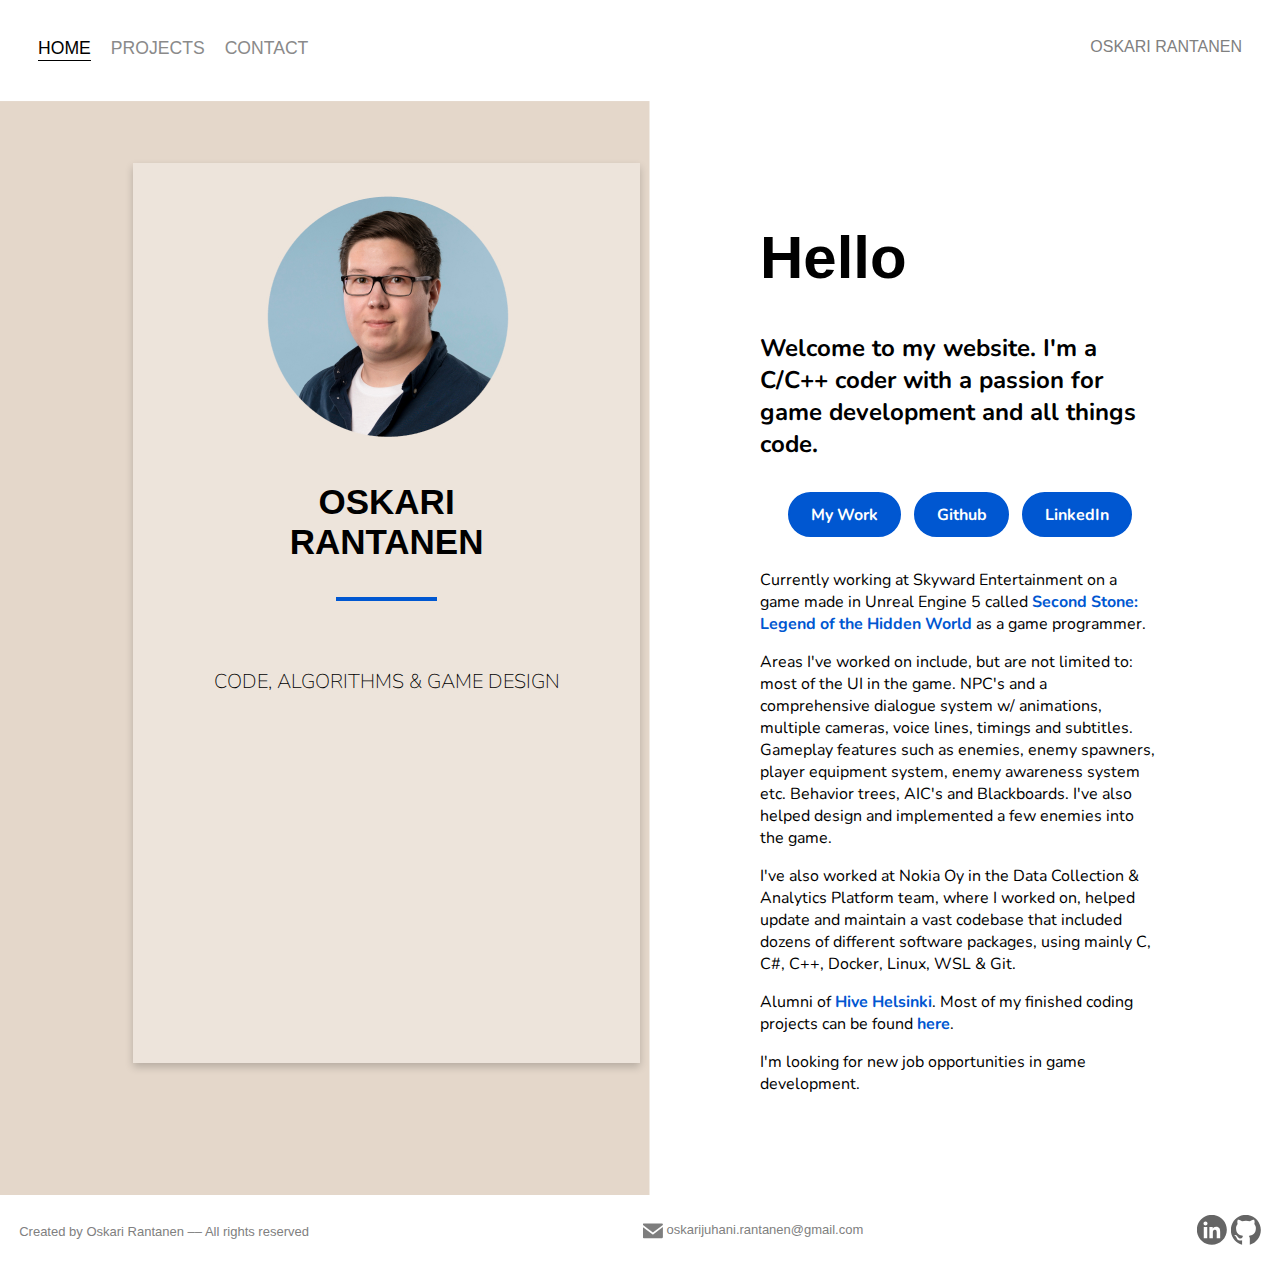
<file: index.html>
<!DOCTYPE html>
<html>
    <head>
        <meta charset="utf-8" />
        <title>Oskari Rantanen</title>
        <link href="https://fonts.googleapis.com/css2?family=Lora&display=swap" rel="stylesheet">
        <link rel="stylesheet" href="styles.css">
    </head>
    <body>
        <div class="container">
            <div class="nav-wrapper">
				<!--	This is for later mobile optimization
				<img id="mobile-cta" class="mobile-menu" src="images/menu.svg" alt="Open Navigation"> -->
                <div class="left-side">
				<!--	This is for later mobile optimization
					<img id="mobile-exit" class="mobile-menu-exit" src="images/exit.svg" alt="Close Navigation">-->

                    <div class="nav-link-wrapper active-nav-link">
                        <a href="index.html">Home</a>
                    </div>

					<div class="nav-link-wrapper">
                        <a href="projects.html">Projects</a>
                    </div>

                    <div class="nav-link-wrapper">
                        <a href="contact.html">Contact</a>
                    </div>
                </div>

                <div class="right-side">
                    <div class="brand">
                        <div>OSKARI RANTANEN</div>
                    </div>
                </div>
            </div>
			<div class="intro-wrapper">
				<div class="index-background">
					<div class="two-colum-wrapper">
						<div class="profile-image-wrapper">
							<img src="images/profile-image-cropped.jpg">
							<p>OSKARI<br>RANTANEN</p>
							<hr>
							<h2>CODE, ALGORITHMS & GAME DESIGN</h2>
							
						</div>
						<div class="profile-content-wrapper">
							<h1>Hello</h1>
							<h2>Welcome to my website. I'm a C/C++ coder with a passion for game development and all things code.</h2>
							<div class="profile-link-container">
								<a href="projects.html" class="profile-link">My Work</a>
								<a href="https://github.com/orantane" target="_blank" rel="noopener noreferrer" class="profile-link">Github</a> 
								<a href="https://www.linkedin.com/in/oskari-rantanen2/" target="_blank" rel="noopener noreferrer" class="profile-link">LinkedIn</a>
							</div>
							<p>Currently working at Skyward Entertainment on a game made in Unreal Engine 5 called <a href=https://www.skywardentertainment.com/secondstone target="_blank" rel="noopener noreferrer">Second Stone: Legend of the Hidden World</a> as a game programmer.</p>
							<p>Areas I've worked on include, but are not limited to: most of the UI in the game. NPC's and a comprehensive dialogue system w/ animations, multiple cameras, voice lines, timings and subtitles. 
							Gameplay features such as enemies, enemy spawners, player equipment system, enemy awareness system etc. Behavior trees, AIC's and Blackboards. I've also helped design and implemented a few enemies into the game.</p>
							<p>I've also worked at Nokia Oy in the Data Collection & Analytics Platform team, where I worked on, helped update and maintain a vast codebase that included dozens of different software packages, using mainly C, C#, C++, Docker, Linux, WSL & Git.</p>
							<p>Alumni of <a href=https://www.hive.fi target="_blank" rel="noopener noreferrer">Hive Helsinki</a>. Most of my finished coding projects can be found <a href=projects.html>here</a>.
							<p>I'm looking for new job opportunities in game development.</p>

						</div>
					</div>
				</div>
			</div>
			<div class="push-down"></div>
			<div class="bottom-wrapper">
				<div class="bottom-left">
					Created by Oskari Rantanen –– All rights reserved
				</div>
				<div class="bottom-center">
					<img style=vertical-align:middle src="images/email.svg" width="20" height="20"> oskarijuhani.rantanen@gmail.com
				</div>
				<div class="bottom-right">
					<a href="https://www.linkedin.com/in/oskari-rantanen2/"><img src=images/linkedin-logo.svg width="30" height="30"></a>
					<a href="https://github.com/orantane"><img src="images/github-logo.svg" width="30" height="30"></a> 
				</div>
			</div>
		</div>
		<!-- JavaScript for the mobile optimization
		<script>
			const mobileBtn = document.getElementById('mobile-cta')
				nav = document.querySelector('nav')
				mobileBtnExit = document.getElementById('mobile-exit');
			
			mobileBtn.addEventListener('click', () =>{
				nav.classList.add('menu-btn');
			})
			mobileBtnExit.addEventListener('click', () =>{
				nav.classList.remove('menu-btn');
			})
		</script> -->
    </body>
</html>
</file>
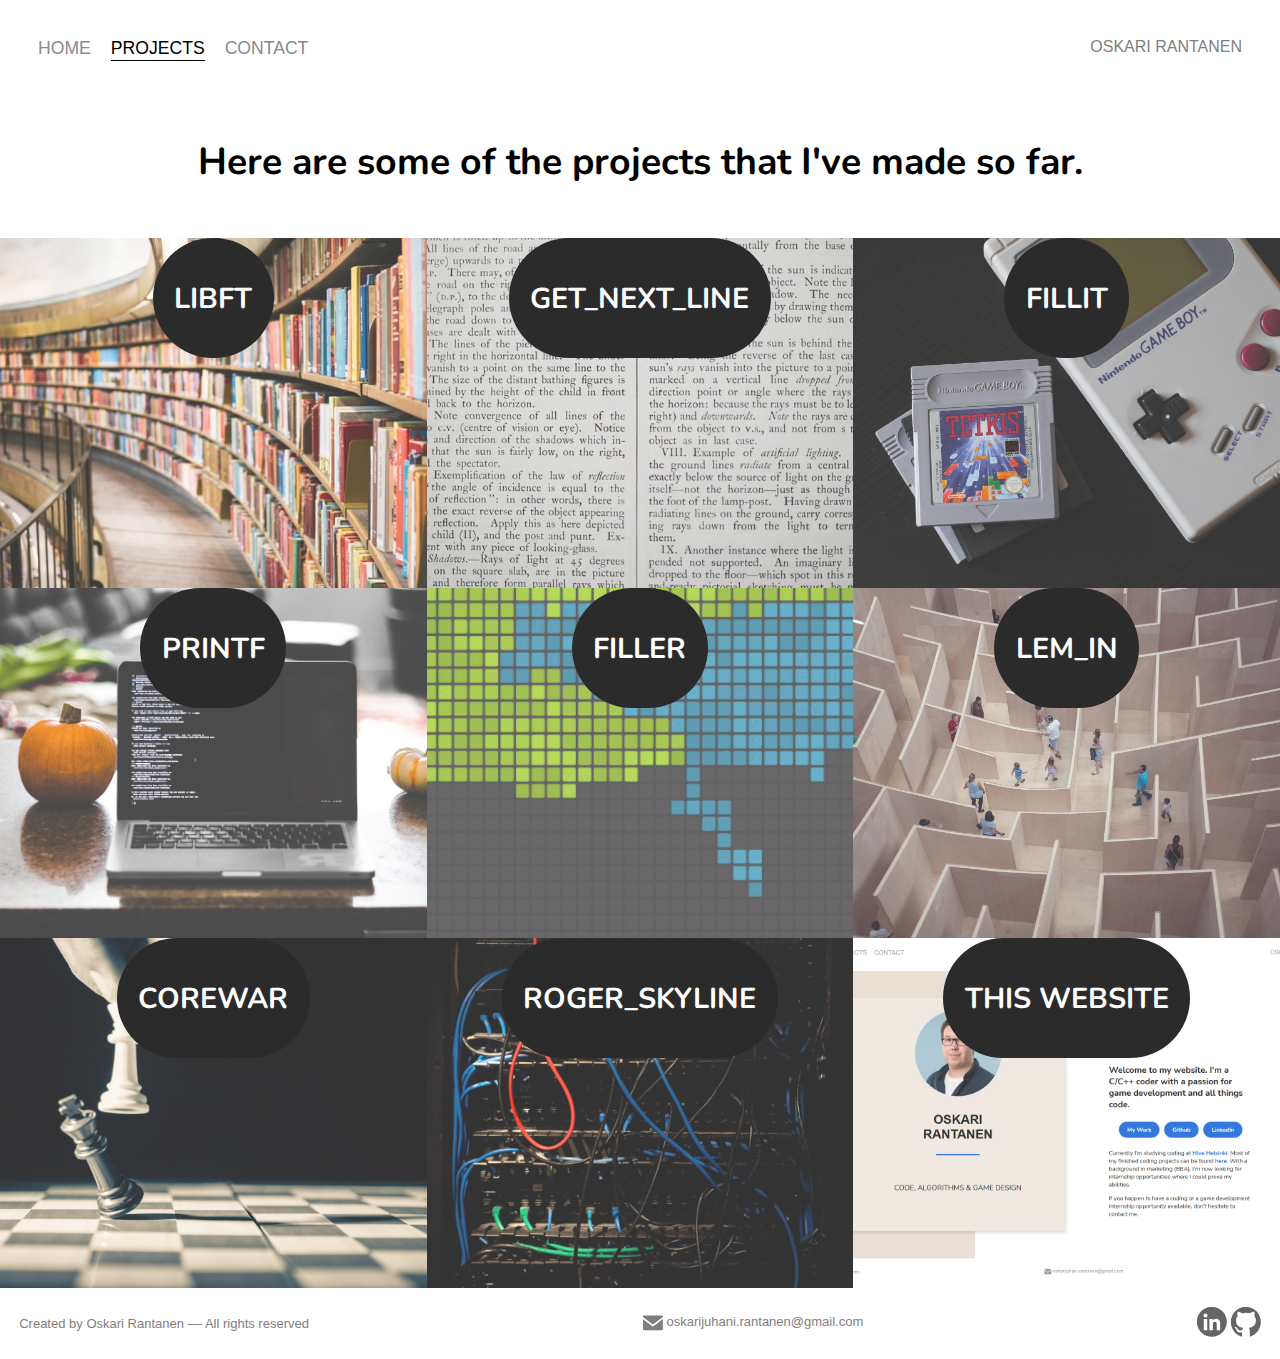
<file: projects.html>
<!DOCTYPE html>
<html>
    <head>
        <meta charset="utf-8" />
        <title>Oskari Rantanen</title>
        <link href="https://fonts.googleapis.com/css2?family=Lora&display=swap" rel="stylesheet"> 
        <link rel="stylesheet" href="styles.css">
    </head>
    <body>
        <div class="container">
            <div class="nav-wrapper">
                <div class="left-side">
                    <div class="nav-link-wrapper">
                        <a href="index.html">Home</a>
                    </div>

					<div class="nav-link-wrapper active-nav-link">
                        <a href="projects.html">Projects</a>
                    </div>


                    <div class="nav-link-wrapper">
                        <a href="contact.html">Contact</a>
                    </div>
                </div>
                
                <div class="right-side">
                    <div class="brand">
                        <div>OSKARI RANTANEN</div>
                    </div>
                </div>
            </div>
			<div class="project-intro">
				<h3>Here are some of the projects that I've made so far.</h3>
			</div>

            <div class="content-wrapper">
                <div class="portfolio-items-wrapper">
					<a href="projects/libft.html" class="portfolio-item-wrapper">
                        <div class="portfolio-img-background" style="background-image:url(images/libft.jpg)"></div>

                        <div class="img-text-wrapper">
                            <div class="logo-wrapper">
                                <h1>libft</h1>
                            </div>
                            <div class="subtitle">
                                <p>A function library project in C. Includes 50+ basic C-functions, such as atoi, itoa, memcpy etc.</p>
                            </div>
                        </div>
                    </a>
                    <a href="projects/get_next_line.html" class="portfolio-item-wrapper">
                        <div class="portfolio-img-background" style="background-image:url(images/get_next_line.jpg)"></div>

                        <div class="img-text-wrapper">
                            <div class="logo-wrapper">
                                <h1>get_next_line</h1>
                            </div>
                            <div class="subtitle">
								<p>A school project to create a C-function that reads a file line by line and returns the strings one by one.</p>
                            </div>
                        </div>
                    </a>
                    <a href="projects/fillit.html" class="portfolio-item-wrapper">
                        <div class="portfolio-img-background" style="background-image:url(images/fillit.jpg)"></div>

                        <div class="img-text-wrapper">
                            <div class="logo-wrapper">
								<h1>fillit</h1>
                            </div>
                            <div class="subtitle">
								<p>A program that can place up to 27 tetris blocks into the smallest square possible.</p>
                            </div>
                        </div>
                    </a>
                    <a href="projects/printf.html" class="portfolio-item-wrapper">
                        <div class="portfolio-img-background" style="background-image:url(images/printf.jpg)"></div>

                        <div class="img-text-wrapper">
                            <div class="logo-wrapper">
                                <h1>printf</h1>
                            </div>
                            <div class="subtitle">
                                <p>In this project I recreated the functionality of the 'printf' function in C. Includes most of the conversions.</p>
                            </div>
                        </div>
                    </a>
                    <a href="projects/filler.html" class="portfolio-item-wrapper">
                        <div class="portfolio-img-background" style="background-image:url(images/filler.png)"></div>

                        <div class="img-text-wrapper">
                            <div class="logo-wrapper">
                                <h1>filler</h1>
                            </div>
                            <div class="subtitle">
                                <p>A program that plays a game against other programs via a VM. The goal is to place tetris-like blocks on an arena, the program that places the most blocks wins.</p>
                            </div>
                        </div>
                    </a>
                    <a href="projects/lem_in.html" class="portfolio-item-wrapper">
                        <div class="portfolio-img-background" style="background-image:url(images/lem_in.jpg)"></div>

                        <div class="img-text-wrapper">
                            <div class="logo-wrapper">
                                <h1>lem_in</h1>
                            </div>
                            <div class="subtitle">
                                <p>A program that finds the optimal path to move ants through a maze of rooms. Uses a variation of different pathfinding algorithms.</p>
                            </div>
                        </div>
                    </a>
					<a href="projects/corewar.html" class="portfolio-item-wrapper">
                        <div class="portfolio-img-background" style="background-image:url(images/corewar.jpg)"></div>

                        <div class="img-text-wrapper">
                            <div class="logo-wrapper">
                                <h1>corewar</h1>
                            </div>
                            <div class="subtitle">
                                <p>A two part project that includes a compiler for Assemply-like programs and a virtual machine that runs the compiled programs in a game.</p>
                            </div>
                        </div>
                    </a>
					<a href="projects/roger_skyline.html" class="portfolio-item-wrapper">
                        <div class="portfolio-img-background" style="background-image:url(images/roger_skyline.jpg)"></div>

                        <div class="img-text-wrapper">
                            <div class="logo-wrapper">
                                <h1>roger_skyline</h1>
                            </div>
                            <div class="subtitle">
                                <p>A school project where I set up a server on a virtual machine, manage it, protect it and host a website on it.</p>
                            </div>
                        </div>
                    </a>
					<a href="projects/this_website.html" class="portfolio-item-wrapper">
                        <div class="portfolio-img-background" style="background-image:url(images/website.png)"></div>

                        <div class="img-text-wrapper">
                            <div class="logo-wrapper">
                                <h1>this website</h1>
                            </div>
                            <div class="subtitle">
                                <p>I originally made this website for a school project that required me to host a website on my own server. I since then expanded this to what it is now.</p>
                            </div>
                        </div>
                    </a>
                </div>
            </div>
			<div class="bottom-wrapper">
				<div class="bottom-left">
					Created by Oskari Rantanen –– All rights reserved
				</div>
				<div class="bottom-center">
					<img style=vertical-align:middle src="images/email.svg" width="20" height="20"> oskarijuhani.rantanen@gmail.com
				</div>
				<div class="bottom-right">
					<a href="https://www.linkedin.com/in/oskari-rantanen2/"><img src=images/linkedin-logo.svg width="30" height="30"></a>
					<a href="https://github.com/orantane"><img src="images/github-logo.svg" width="30" height="30"></a> 
				</div>
			</div>
        </div>
    </body>
    <script>
        const portfolioItems = document.querySelectorAll('.portfolio-item-wrapper')

        portfolioItems.forEach(portfolioItem =>{
            portfolioItem.addEventListener('mouseover', () => {
                portfolioItem.childNodes[1].classList.add('img-darken');
            })
            portfolioItem.addEventListener('mouseout', () => {
                portfolioItem.childNodes[1].classList.remove('img-darken');
            })
        })
    </script>
</html>
</file>
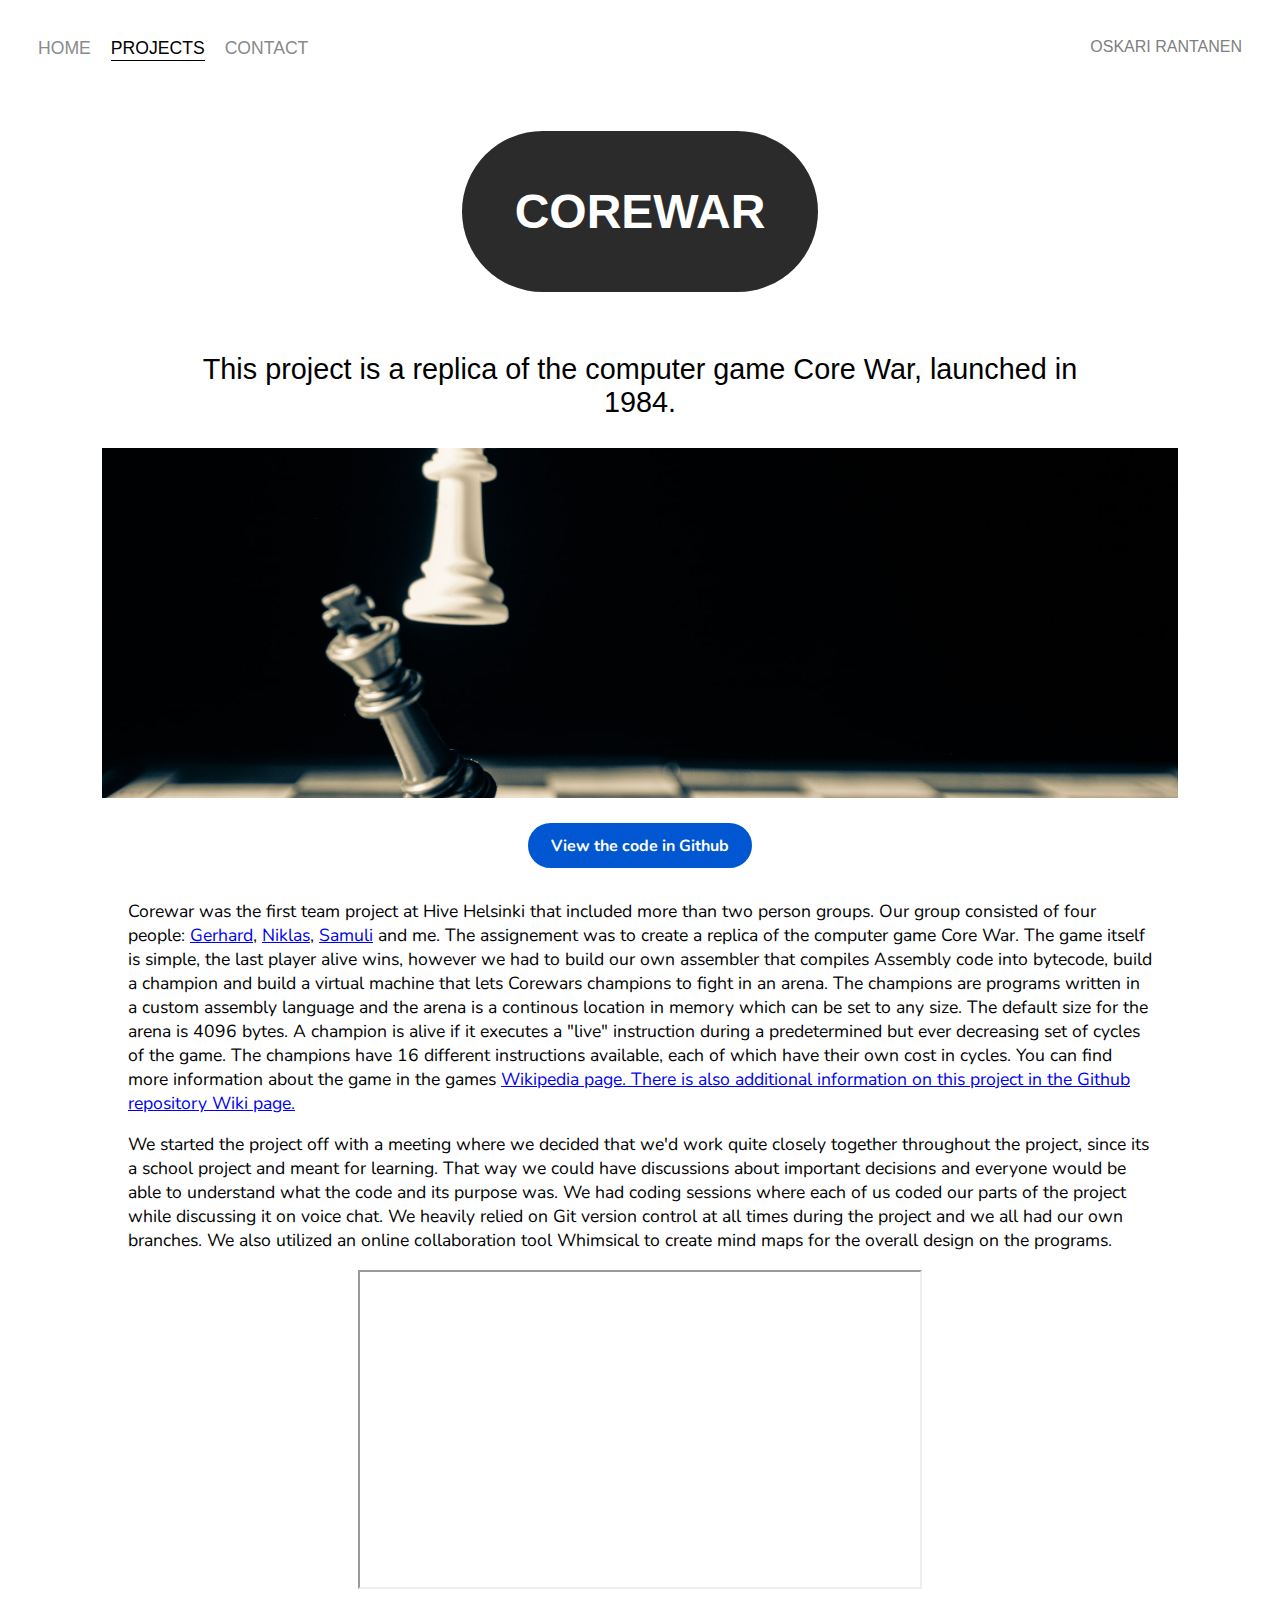
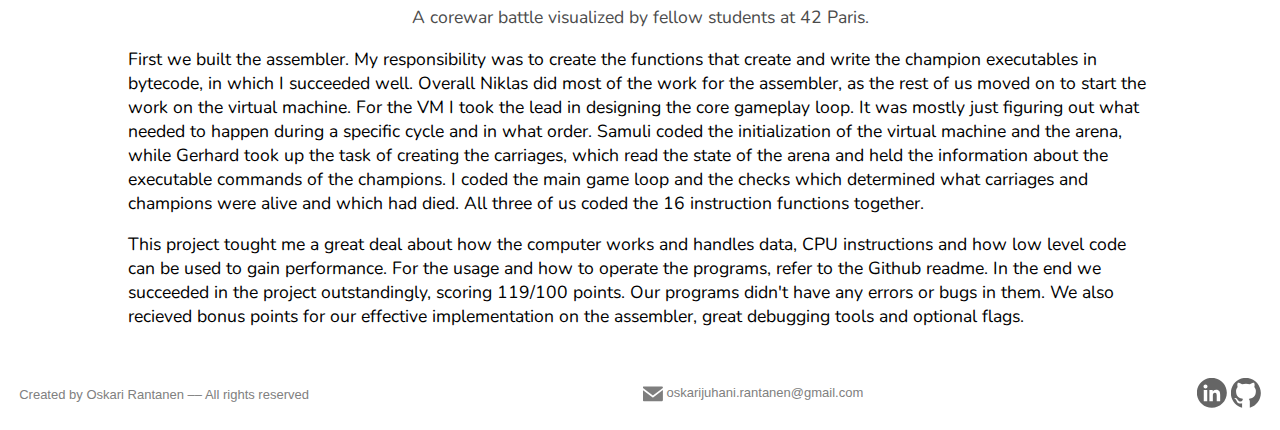
<file: projects/corewar.html>
<!DOCTYPE html>
<html>
    <head>
        <meta charset="utf-8" />
        <title>Oskari Rantanen - Corewar</title>
        <link href="https://fonts.googleapis.com/css2?family=Lora&display=swap" rel="stylesheet">
        <link rel="stylesheet" href="../styles.css">
    </head>
    <body>
        <div class="container">
            <div class="nav-wrapper">
				<!--	This is for later mobile optimization
				<img id="mobile-cta" class="mobile-menu" src="images/menu.svg" alt="Open Navigation"> -->
                <div class="left-side">
				<!--	This is for later mobile optimization
					<img id="mobile-exit" class="mobile-menu-exit" src="images/exit.svg" alt="Close Navigation">-->

                    <div class="nav-link-wrapper">
                        <a href="../index.html">Home</a>
                    </div>

					<div class="nav-link-wrapper active-nav-link">
                        <a href="../projects.html">Projects</a>
                    </div>

                    <div class="nav-link-wrapper">
                        <a href="../contact.html">Contact</a>
                    </div>
                </div>

                <div class="right-side">
                    <div class="brand">
                        <div>OSKARI RANTANEN</div>
                    </div>
                </div>
            </div>
			<div class="project-wrapper">
				<div class="project-title">
					<h1>corewar</h1>
					<p>This project is a replica of the computer game Core War, launched in 1984.</p>
				</div>
				<div class="project-image" style="background-image: url(../images/corewar.jpg);">
				</div>
				<div class="github-link">
					<a href="https://github.com/avocadohooman/42-Corewar" target="_blank" rel="noopener noreferrer" class="profile-link">View the code in Github</a>
				</div>
				<div class="project-content">
					<p>Corewar was the first team project at Hive Helsinki that included more than two person groups. Our group consisted of four people: <a href="https://github.com/avocadohooman" target="_blank" rel="noopener noreferrer">Gerhard</a>, 
						<a href="https://github.com/nikunicke" target="_blank" rel="noopener noreferrer">Niklas</a>, <a href="https://github.com/samulieronen" target="_blank" rel="noopener noreferrer">Samuli</a> and me. The assignement was to create a replica of the computer game Core War.
						The game itself is simple, the last player alive wins, however we had to build our own assembler that compiles Assembly code into bytecode, build a champion and build a virtual machine that lets Corewars champions to fight in an arena.
						The champions are programs written in a custom assembly language and the arena is a continous location in memory which can be set to any size. The default size for the arena is 4096 bytes. A champion is alive if it executes a "live" instruction 
						during a predetermined but ever decreasing set of cycles of the game. The champions have 16 different instructions available, each of which have their own cost in cycles. You can find more information about the game in the games 
						<a href="https://en.wikipedia.org/wiki/Core_War" target="_blank" rel="noopener noreferrer">Wikipedia page. There is also additional information on this project in the Github repository Wiki page.</a>
					</p>
					<p>We started the project off with a meeting where we decided that we'd work quite closely together throughout the project, since its a school project and meant for learning. That way we could have discussions about important 
						decisions and everyone would be able to understand what the code and its purpose was. We had coding sessions where each of us coded our parts of the project while discussing it on voice chat. We heavily relied on Git version 
						control at all times during the project and we all had our own branches. We also utilized an online collaboration tool Whimsical to create mind maps for the overall design on the programs.
					</p>
					<center><iframe width="560" height="315" src="https://www.youtube.com/embed/XOXD2bUv64U" title="YouTube video player" frameborder="200" allow="accelerometer; autoplay; clipboard-write; encrypted-media; gyroscope; picture-in-picture" allowfullscreen></iframe></center>
					<div class="subtitle">A corewar battle visualized by fellow students at 42 Paris.</div>
					<p>First we built the assembler. My responsibility was to create the functions that create and write the champion executables in bytecode, in which I succeeded well. Overall Niklas did most of the work for the assembler, as the rest of us 
						moved on to start the work on the virtual machine. For the VM I took the lead in designing the core gameplay loop. It was mostly just figuring out what needed to happen during a specific cycle and in what order. Samuli coded the initialization 
						of the virtual machine and the arena, while Gerhard took up the task of creating the carriages, which read the state of the arena and held the information about the executable commands of the champions. I coded the main game loop and the checks 
						which determined what carriages and champions were alive and which had died. All three of us coded the 16 instruction functions together.
					</p>
					<p>This project tought me a great deal about how the computer works and handles data, CPU instructions and how low level code can be used to gain performance. For the usage and how to operate the programs, refer to the Github readme. 
						In the end we succeeded in the project outstandingly, scoring 119/100 points. Our programs didn't have any errors or bugs in them. We also recieved bonus points for our effective implementation on the assembler, great debugging tools and optional flags.
					</p>
				</div>
			</div>
			<div class="bottom-wrapper">
				<div class="bottom-left">
					Created by Oskari Rantanen –– All rights reserved
				</div>
				<div class="bottom-center">
					<img style=vertical-align:middle src="../images/email.svg" width="20" height="20"> oskarijuhani.rantanen@gmail.com
				</div>
				<div class="bottom-right">
					<a href="https://www.linkedin.com/in/oskari-rantanen2/"><img src=../images/linkedin-logo.svg width="30" height="30"></a>
					<a href="https://github.com/orantane"><img src="../images/github-logo.svg" width="30" height="30"></a> 
				</div>
			</div>
		</div>
		<!-- JavaScript for the mobile optimization
		<script>
			const mobileBtn = document.getElementById('mobile-cta')
				nav = document.querySelector('nav')
				mobileBtnExit = document.getElementById('mobile-exit');
			
			mobileBtn.addEventListener('click', () =>{
				nav.classList.add('menu-btn');
			})
			mobileBtnExit.addEventListener('click', () =>{
				nav.classList.remove('menu-btn');
			})
		</script> -->
    </body>
</html>
</file>
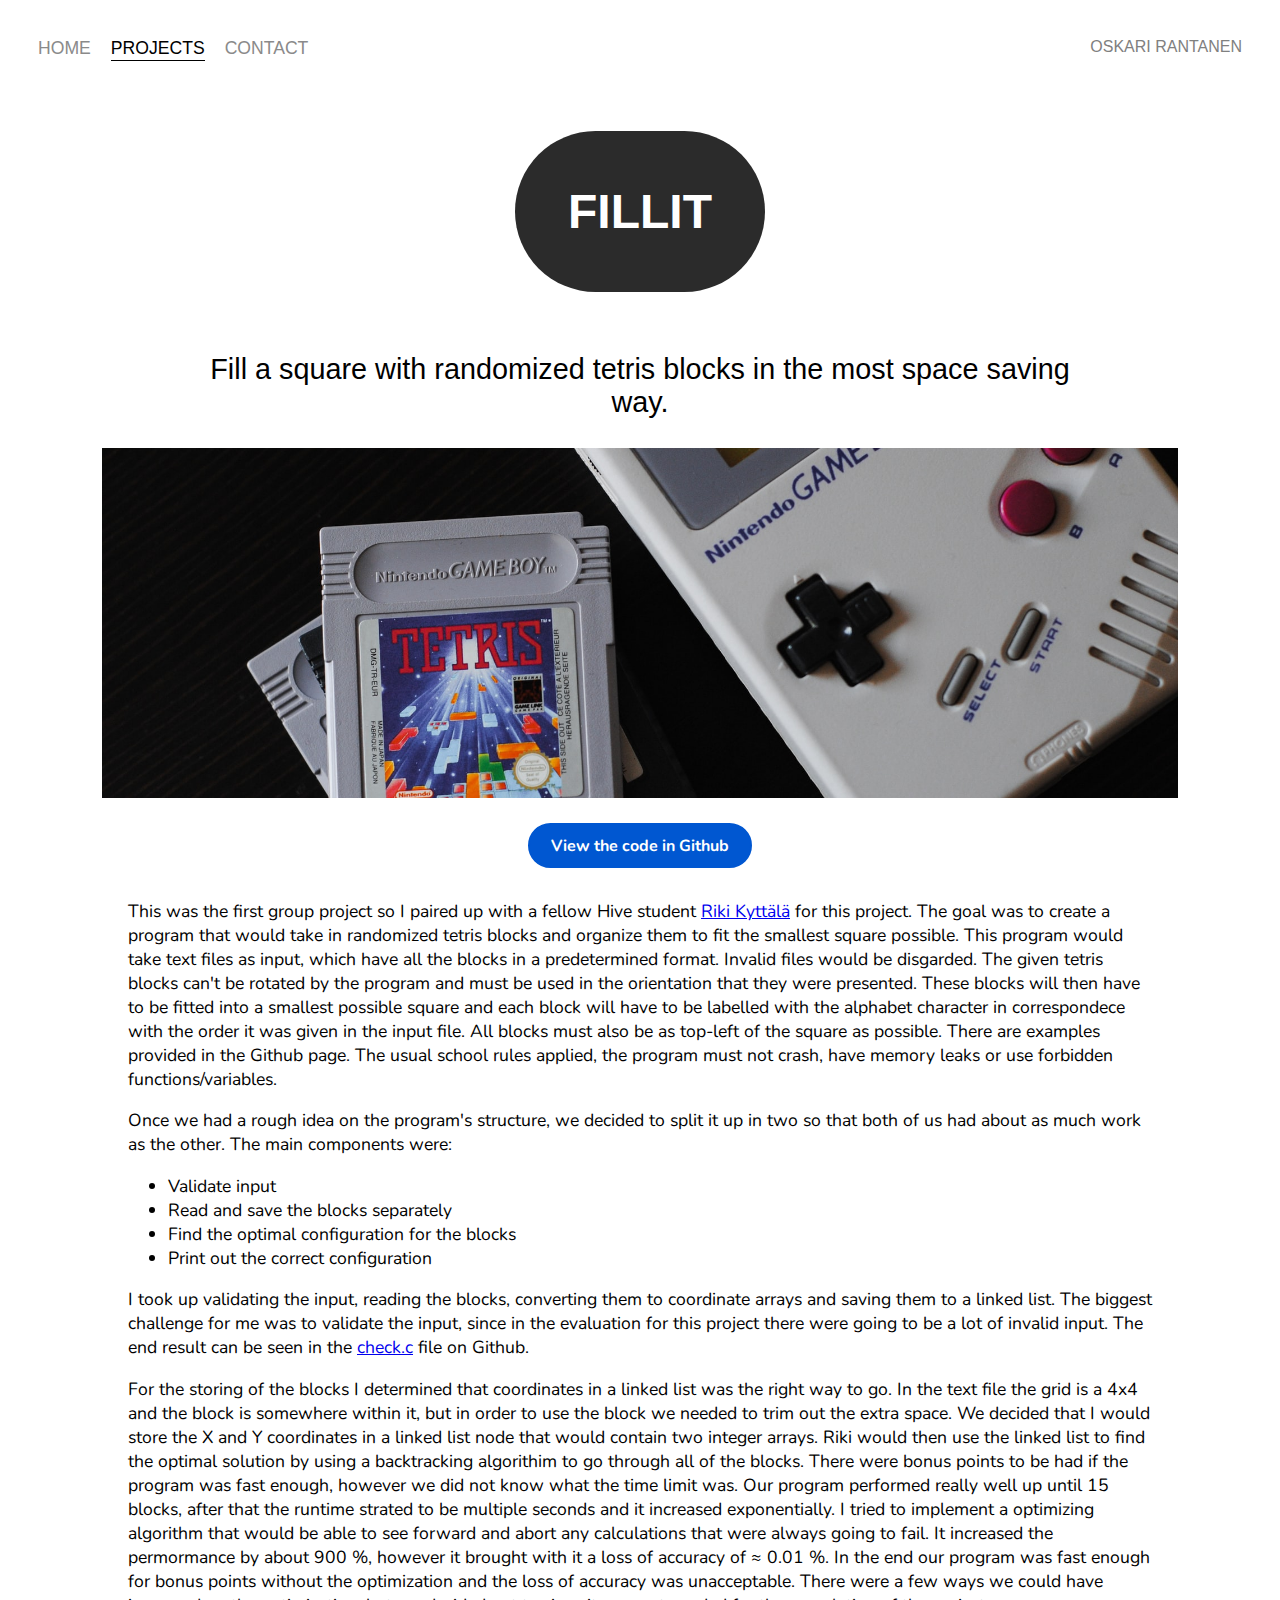
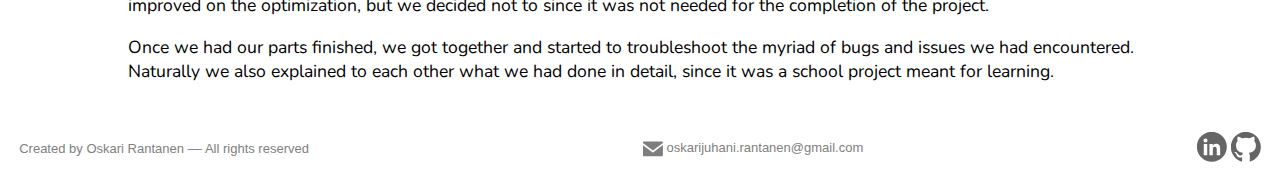
<file: projects/fillit.html>
<!DOCTYPE html>
<html>
    <head>
        <meta charset="utf-8" />
        <title>Oskari Rantanen - Fillit</title>
        <link href="https://fonts.googleapis.com/css2?family=Lora&display=swap" rel="stylesheet">
        <link rel="stylesheet" href="../styles.css">
    </head>
    <body>
        <div class="container">
            <div class="nav-wrapper">
				<!--	This is for later mobile optimization
				<img id="mobile-cta" class="mobile-menu" src="images/menu.svg" alt="Open Navigation"> -->
                <div class="left-side">
				<!--	This is for later mobile optimization
					<img id="mobile-exit" class="mobile-menu-exit" src="images/exit.svg" alt="Close Navigation">-->

                    <div class="nav-link-wrapper">
                        <a href="../index.html">Home</a>
                    </div>

					<div class="nav-link-wrapper active-nav-link">
                        <a href="../projects.html">Projects</a>
                    </div>

                    <div class="nav-link-wrapper">
                        <a href="../contact.html">Contact</a>
                    </div>
                </div>

                <div class="right-side">
                    <div class="brand">
                        <div>OSKARI RANTANEN</div>
                    </div>
                </div>
            </div>
			<div class="project-wrapper">
				<div class="project-title">
					<h1>fillit</h1>
					<p>Fill a square with randomized tetris blocks in the most space saving way.</p>
				</div>
				<div class="project-image" style="background-image: url(../images/fillit.jpg);">
				</div>
				<div class="github-link">
					<a href="https://github.com/rikikoo/fillit" target="_blank" rel="noopener noreferrer" class="profile-link">View the code in Github</a>
				</div>
				<div class="project-content">
					<p>This was the first group project so I paired up with a fellow Hive student <a href="https://github.com/rikikoo" target="_blank" rel="noopener noreferrer">Riki Kyttälä</a> for this project. 
						The goal was to create a program that would take in randomized tetris blocks and organize them to fit the smallest square possible. This program would take text files as input, which have all 
						the blocks in a predetermined format. Invalid files would be disgarded. The given tetris blocks can't be rotated by the program and must be used in the orientation that they were
						presented. These blocks will then have to be fitted into a smallest possible square and each block will have to be labelled with the alphabet character in correspondece with the order it was given in the input file. 
						All blocks must also be as top-left of the square as possible. There are examples provided in the Github page. The usual school rules applied, the program must not crash, have memory leaks or use forbidden functions/variables.
					</p>
					<p>Once we had a rough idea on the program's structure, we decided to split it up in two so that both of us had about as much work as the other. The main components were:
						<ul>
							<li>Validate input</li>
							<li>Read and save the blocks separately</li>
							<li>Find the optimal configuration for the blocks</li>
							<li>Print out the correct configuration</li>
						</ul>
						I took up validating the input, reading the blocks, converting them to coordinate arrays and saving them to a linked list. The biggest challenge for me was to validate the input, since in the evaluation for this project there 
						were going to be a lot of invalid input. The end result can be seen in the <a href="https://github.com/rikikoo/fillit/blob/master/check.c" target="_blank" rel="noopener noreferrer">check.c</a> file on Github.
					</p>
					<p>For the storing of the blocks I determined that coordinates in a linked list was the right way to go. In the text file the grid is a 4x4 and the block is somewhere within it, but in order to use the block we needed to trim out the extra space.
						We decided that I would store the X and Y coordinates in a linked list node that would contain two integer arrays. Riki would then use the linked list to find the optimal solution by using a backtracking algorithim to go through all of the blocks.
						There were bonus points to be had if the program was fast enough, however we did not know what the time limit was. Our program performed really well up until 15 blocks, after that the runtime strated to be multiple seconds and it increased exponentially.
						I tried to implement a optimizing algorithm that would be able to see forward and abort any calculations that were always going to fail. It increased the permormance by about 900 %, however it brought with it a loss of accuracy of ≈ 0.01 %. In the end our
						program was fast enough for bonus points without the optimization and the loss of accuracy was unacceptable. There were a few ways we could have improved on the optimization, but we decided not to since it was not needed for the completion of the project.
					</p>
					<p>Once we had our parts finished, we got together and started to troubleshoot the myriad of bugs and issues we had encountered. Naturally we also explained to each other what we had done in detail, since it was a school project meant for learning.</p>
				</div>
			</div>
			<div class="bottom-wrapper">
				<div class="bottom-left">
					Created by Oskari Rantanen –– All rights reserved
				</div>
				<div class="bottom-center">
					<img style=vertical-align:middle src="../images/email.svg" width="20" height="20"> oskarijuhani.rantanen@gmail.com
				</div>
				<div class="bottom-right">
					<a href="https://www.linkedin.com/in/oskari-rantanen2/"><img src=../images/linkedin-logo.svg width="30" height="30"></a>
					<a href="https://github.com/orantane"><img src="../images/github-logo.svg" width="30" height="30"></a> 
				</div>
			</div>
		</div>
		<!-- JavaScript for the mobile optimization
		<script>
			const mobileBtn = document.getElementById('mobile-cta')
				nav = document.querySelector('nav')
				mobileBtnExit = document.getElementById('mobile-exit');
			
			mobileBtn.addEventListener('click', () =>{
				nav.classList.add('menu-btn');
			})
			mobileBtnExit.addEventListener('click', () =>{
				nav.classList.remove('menu-btn');
			})
		</script> -->
    </body>
</html>
</file>
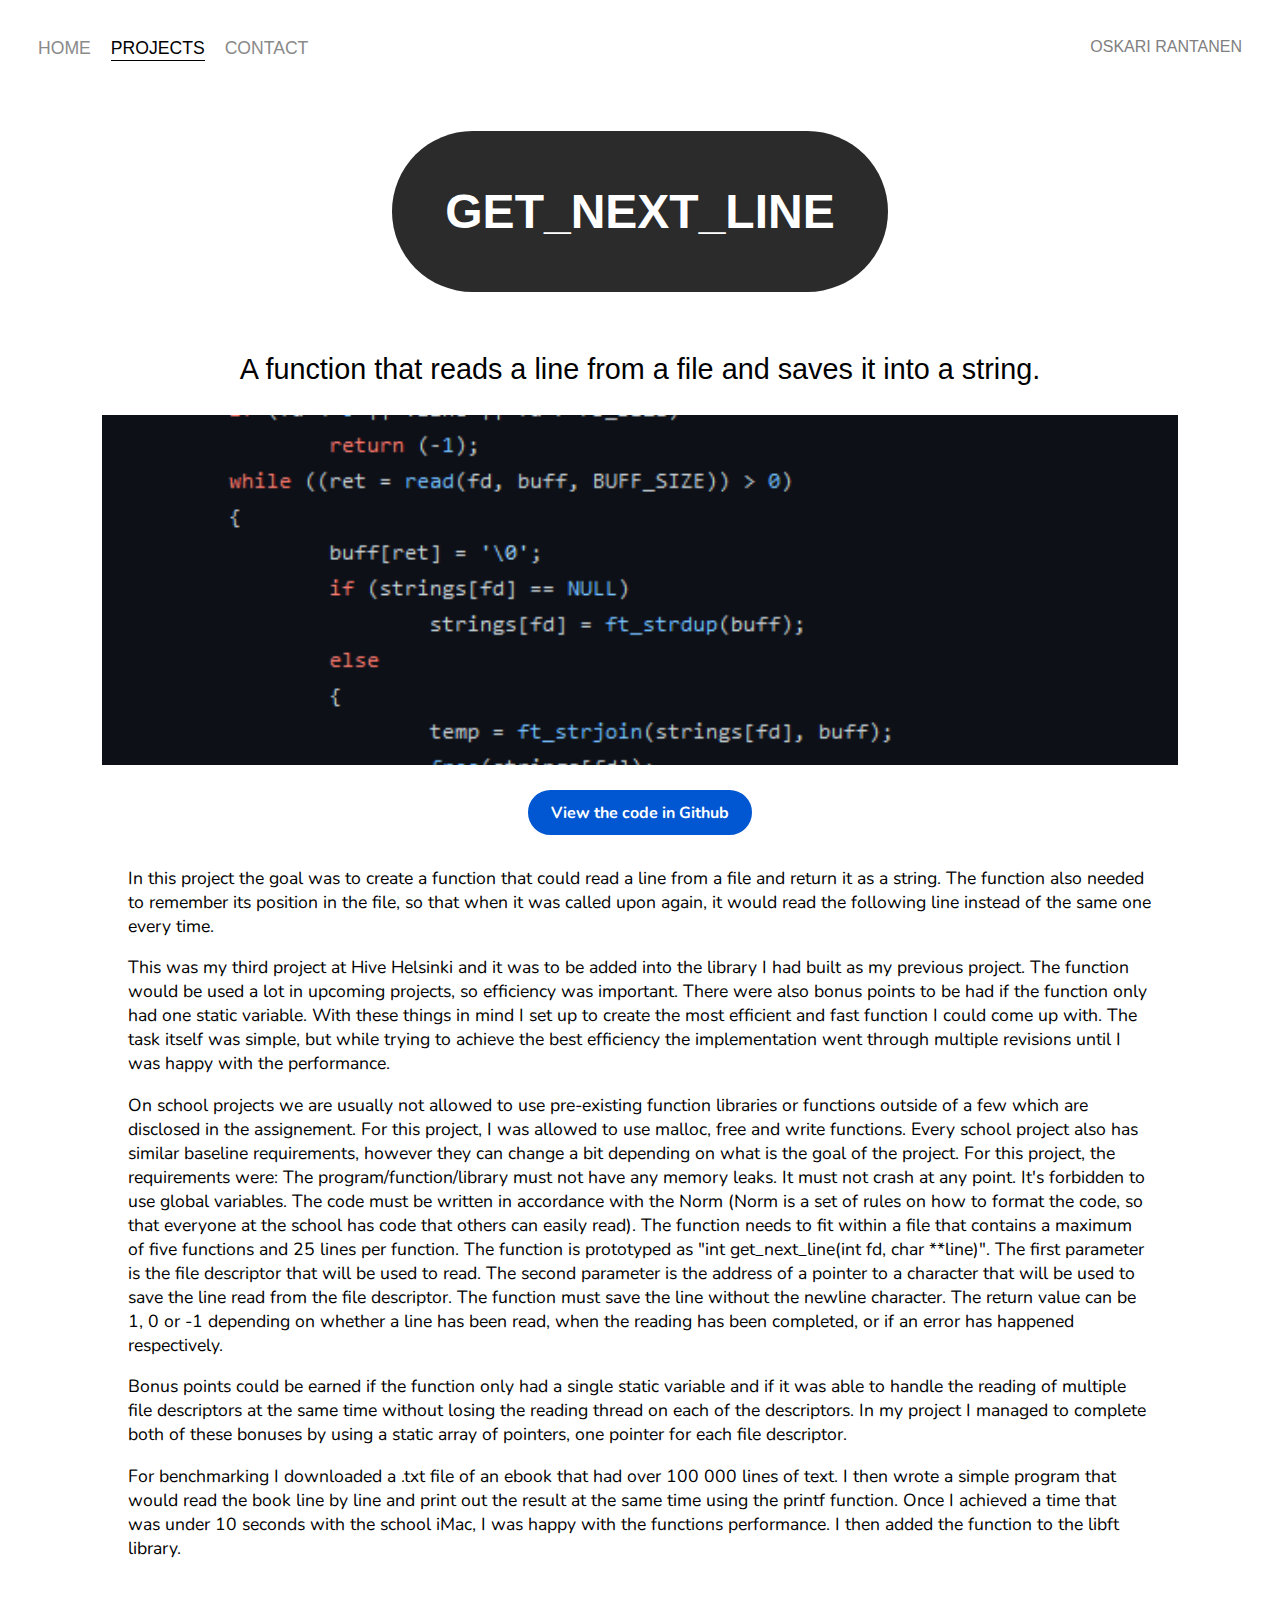
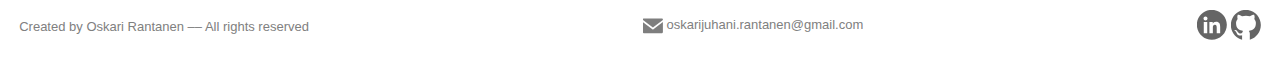
<file: projects/get_next_line.html>
<!DOCTYPE html>
<html>
    <head>
        <meta charset="utf-8" />
        <title>Oskari Rantanen - Get_next_line</title>
        <link href="https://fonts.googleapis.com/css2?family=Lora&display=swap" rel="stylesheet">
        <link rel="stylesheet" href="../styles.css">
    </head>
    <body>
        <div class="container">
            <div class="nav-wrapper">
				<!--	This is for later mobile optimization
				<img id="mobile-cta" class="mobile-menu" src="images/menu.svg" alt="Open Navigation"> -->
                <div class="left-side">
				<!--	This is for later mobile optimization
					<img id="mobile-exit" class="mobile-menu-exit" src="images/exit.svg" alt="Close Navigation">-->

                    <div class="nav-link-wrapper">
                        <a href="../index.html">Home</a>
                    </div>

					<div class="nav-link-wrapper active-nav-link">
                        <a href="../projects.html">Projects</a>
                    </div>

                    <div class="nav-link-wrapper">
                        <a href="../contact.html">Contact</a>
                    </div>
                </div>

                <div class="right-side">
                    <div class="brand">
                        <div>OSKARI RANTANEN</div>
                    </div>
                </div>
            </div>
			<div class="project-wrapper">
				<div class="project-title">
					<h1>get_next_line</h1>
					<p>A function that reads a line from a file and saves it into a string.</p>
				</div>
				<div class="project-image" style="background-image: url(../images/gnl_title.png);">
				</div>
				<div class="github-link">
					<a href="https://github.com/orantane/get_next_line" target="_blank" rel="noopener noreferrer" class="profile-link">View the code in Github</a>
				</div>
				<div class="project-content">

					<p>In this project the goal was to create a function that could read a line from a file and return it as a string.
						The function also needed to remember its position in the file, so that when it was called upon again, it would read
						the following line instead of the same one every time.
					</p>
					<p>This was my third project at Hive Helsinki and it was to be added into the library I had built as my previous project.
						The function would be used a lot in upcoming projects, so efficiency was important. There were also bonus points to be had
						if the function only had one static variable. With these things in mind I set up to create the most efficient and fast
						function I could come up with. The task itself was simple, but while trying to achieve the best efficiency the implementation
						went through multiple revisions until I was happy with the performance.
					</p>
					<p>On school projects we are usually not allowed to use pre-existing function libraries or functions outside of a few which are disclosed in the assignement. For this project, I was allowed to use malloc, free and write functions.

						Every school project also has similar baseline requirements, however they can change a bit depending on what is the goal of the project. For this project, the requirements were: The program/function/library must not have any memory leaks. 
						It must not crash at any point. It's forbidden to use global variables. The code must be written in accordance with the Norm (Norm is a set of rules on how to format the code, so that everyone at the school has code that others can easily read). 
						The function needs to fit within a file that contains a maximum of five functions and 25 lines per function. The function is prototyped as "int  get_next_line(int fd, char **line)". The first parameter is the file descriptor that will be used to read.
						The second parameter is the address of a pointer to a character that will be used to save the line read from the file descriptor. The function must save the line without the newline character. The return value can be 1, 0 or -1 depending on whether a 
						line has been read, when the reading has been completed, or if an error has happened respectively. 
					</p>
					<p>Bonus points could be earned if the function only had a single static variable and if it was able to handle the reading of multiple file descriptors at 
						the same time without losing the reading thread on each of the descriptors. In my project I managed to complete both of these bonuses by using a static array of pointers, one pointer for each file descriptor.
					</p>
					<p>For benchmarking I downloaded a .txt file of an ebook that had over 100 000 lines of text. I then wrote a simple program that
						would read the book line by line and print out the result at the same time using the printf function. Once I achieved a time
						that was under 10 seconds with the school iMac, I was happy with the functions performance. I then added the function to the libft
						library.
					</p>
				</div>
			</div>
			<div class="bottom-wrapper">
				<div class="bottom-left">
					Created by Oskari Rantanen –– All rights reserved
				</div>
				<div class="bottom-center">
					<img style=vertical-align:middle src="../images/email.svg" width="20" height="20"> oskarijuhani.rantanen@gmail.com
				</div>
				<div class="bottom-right">
					<a href="https://www.linkedin.com/in/oskari-rantanen2/"><img src=../images/linkedin-logo.svg width="30" height="30"></a>
					<a href="https://github.com/orantane"><img src="../images/github-logo.svg" width="30" height="30"></a> 
				</div>
			</div>
		</div>
		<!-- JavaScript for the mobile optimization
		<script>
			const mobileBtn = document.getElementById('mobile-cta')
				nav = document.querySelector('nav')
				mobileBtnExit = document.getElementById('mobile-exit');
			
			mobileBtn.addEventListener('click', () =>{
				nav.classList.add('menu-btn');
			})
			mobileBtnExit.addEventListener('click', () =>{
				nav.classList.remove('menu-btn');
			})
		</script> -->
    </body>
</html>
</file>
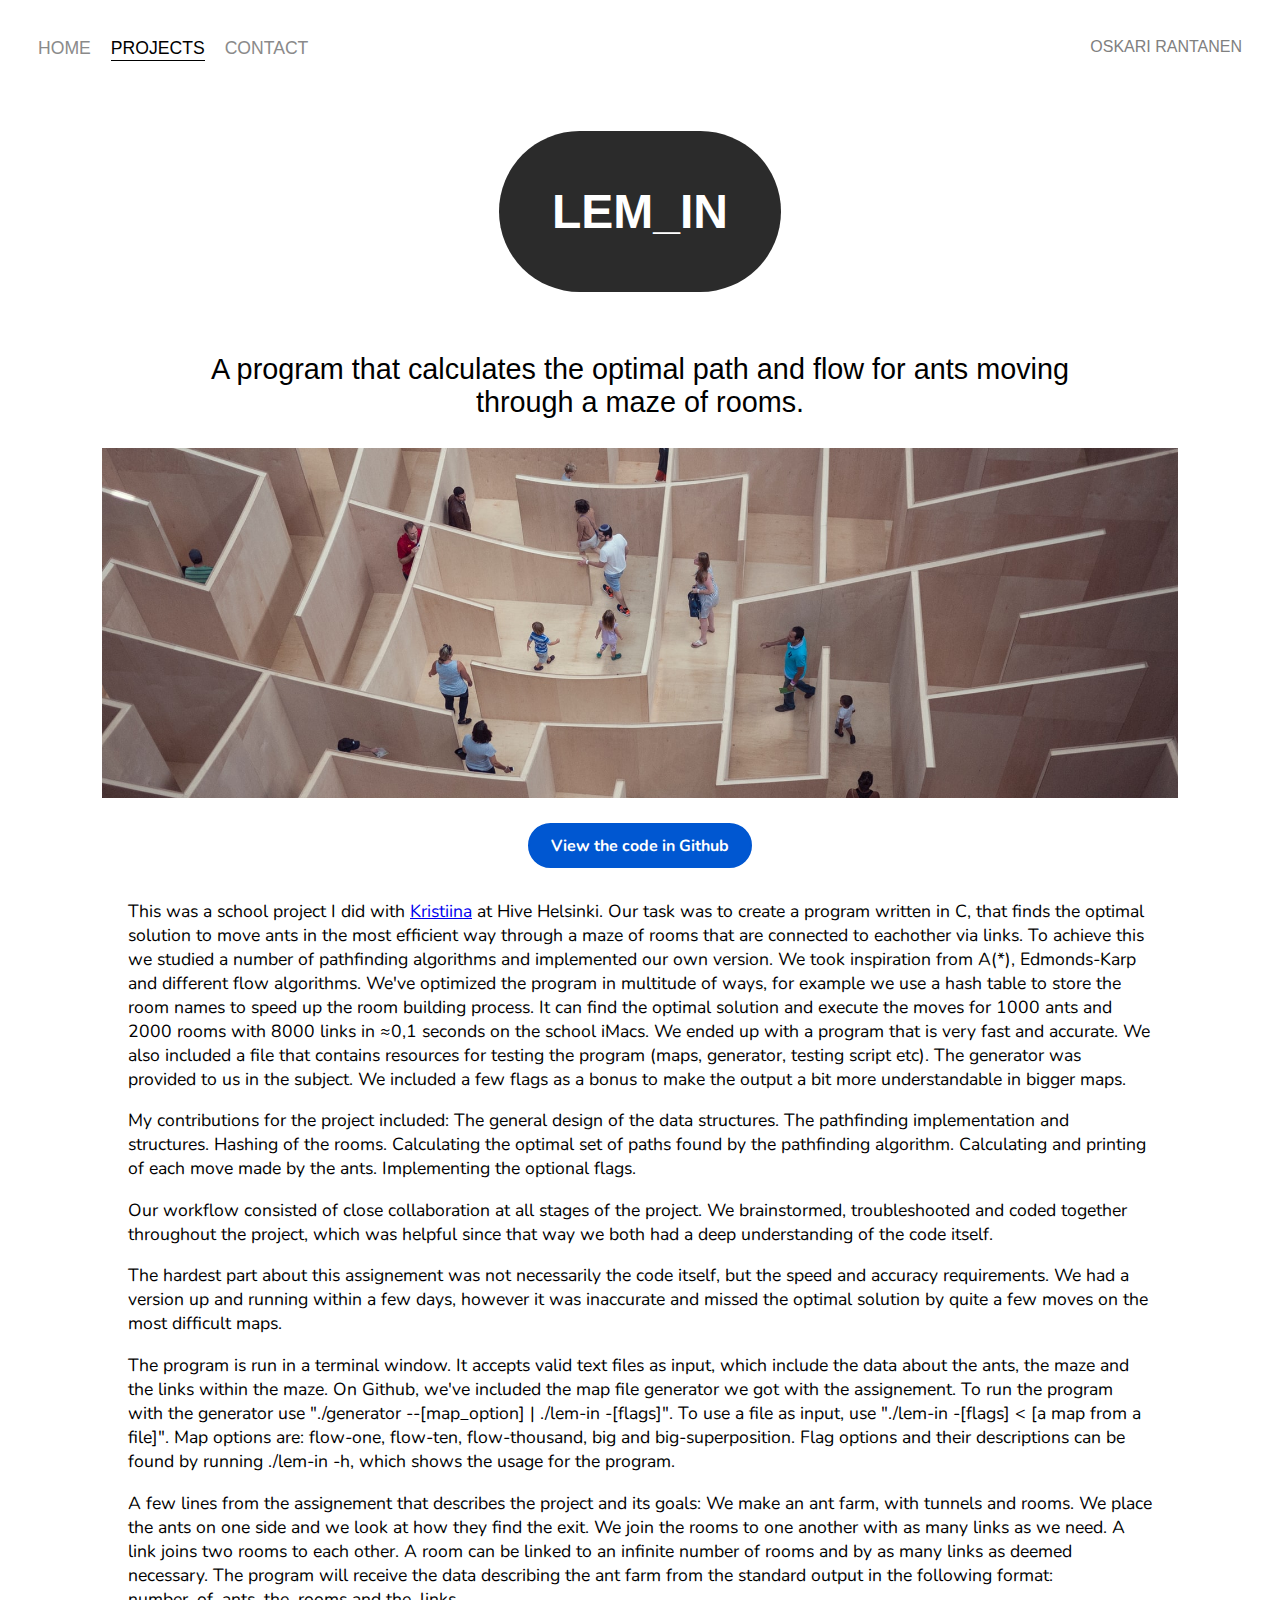
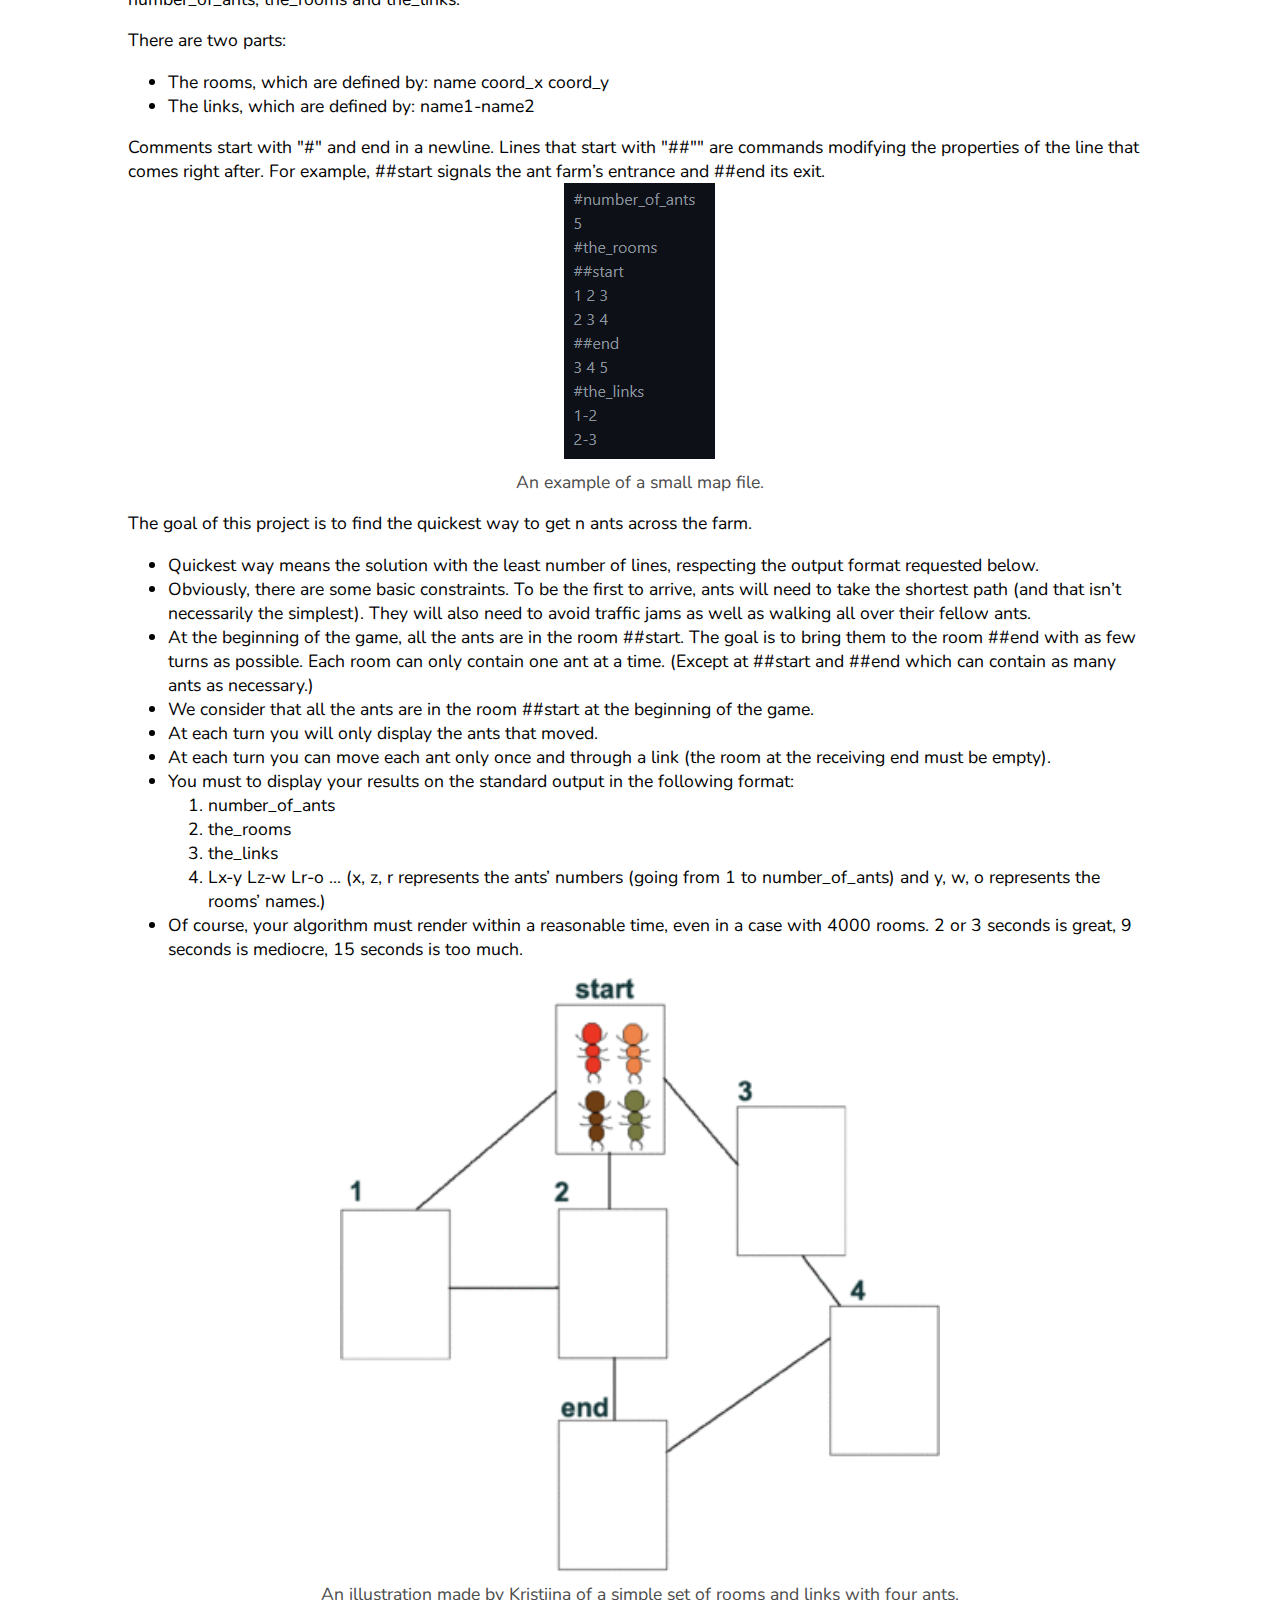
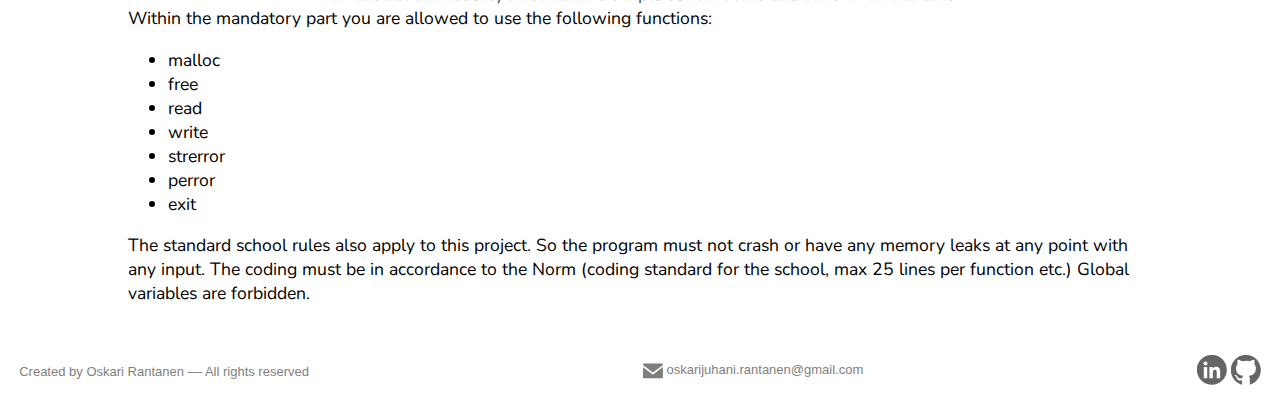
<file: projects/lem_in.html>
<!DOCTYPE html>
<html>
    <head>
        <meta charset="utf-8" />
        <title>Oskari Rantanen - Lem_in</title>
        <link href="https://fonts.googleapis.com/css2?family=Lora&display=swap" rel="stylesheet">
        <link rel="stylesheet" href="../styles.css">
    </head>
    <body>
        <div class="container">
            <div class="nav-wrapper">
				<!--	This is for later mobile optimization
				<img id="mobile-cta" class="mobile-menu" src="images/menu.svg" alt="Open Navigation"> -->
                <div class="left-side">
				<!--	This is for later mobile optimization
					<img id="mobile-exit" class="mobile-menu-exit" src="images/exit.svg" alt="Close Navigation">-->

                    <div class="nav-link-wrapper">
                        <a href="../index.html">Home</a>
                    </div>

					<div class="nav-link-wrapper active-nav-link">
                        <a href="../projects.html">Projects</a>
                    </div>

                    <div class="nav-link-wrapper">
                        <a href="../contact.html">Contact</a>
                    </div>
                </div>

                <div class="right-side">
                    <div class="brand">
                        <div>OSKARI RANTANEN</div>
                    </div>
                </div>
            </div>
			<div class="project-wrapper">
				<div class="project-title">
					<h1>lem_in</h1>
					<p>A program that calculates the optimal path and flow for ants moving through a maze of rooms.</p>
				</div>
				<div class="project-image" style="background-image: url(../images/lem_in.jpg);">
				</div>
				<div class="github-link">
					<a href="https://github.com/orantane/lem-in" target="_blank" rel="noopener noreferrer" class="profile-link">View the code in Github</a>
				</div>
				<div class="project-content">
					<p>This was a school project I did with <a href="https://github.com/krsalmi" target="_blank" rel="noopener noreferrer">Kristiina</a> at Hive Helsinki. Our task was to create a program written in C, 
						that finds the optimal solution to move ants in the most efficient way through a maze of rooms that are connected to eachother via links. To achieve this 
						we studied a number of pathfinding algorithms and implemented our own version. We took inspiration from A(*), Edmonds-Karp and different flow algorithms. We've optimized the program in multitude of ways, for example we use a 
						hash table to store the room names to speed up the room building process. It can find the optimal solution and execute the moves for 1000 ants and 2000 rooms with 8000 links in ≈0,1 seconds on the school iMacs.
						We ended up with a program that is very fast and accurate. We also included a file that contains resources for testing the program (maps, generator, testing script etc). The generator was provided to us in the subject. 
						We included a few flags as a bonus to make the output a bit more understandable in bigger maps.
					</p>
					<p>My contributions for the project included: The general design of the data structures. The pathfinding implementation and structures. Hashing of the rooms. Calculating the optimal set of paths found by the pathfinding algorithm.
						Calculating and printing of each move made by the ants. Implementing the optional flags.
					</p>
					<p>Our workflow consisted of close collaboration at all stages of the project. We brainstormed, troubleshooted and coded together throughout the project, which was helpful since that way we both had a deep understanding of the code itself.</p>
					<p>The hardest part about this assignement was not necessarily the code itself, but the speed and accuracy requirements. We had a version up and running within a few days, however it was inaccurate and missed the optimal solution by
						quite a few moves on the most difficult maps.
					</p>
					<p>The program is run in a terminal window. It accepts valid text files as input, which include the data about the ants, the maze and the links within the maze. On Github, we've included the map file generator we got with
						the assignement. To run the program with the generator use "./generator --[map_option] | ./lem-in -[flags]". To use a file as input, use "./lem-in -[flags] < [a map from a file]". Map options are: flow-one, flow-ten, flow-thousand,
						big and big-superposition. Flag options and their descriptions can be found by running ./lem-in -h, which shows the usage for the program.
					</p>
					<p>A few lines from the assignement that describes the project and its goals: We make an ant farm, with tunnels and rooms. We place the ants on one side and we look at how they find the exit. We join the rooms to one another with as 
						many links as we need. A link joins two rooms to each other. A room can be linked to an infinite number of rooms and by as many links as deemed necessary. The program will receive the data describing the ant farm from the 
						standard output in the following format: number_of_ants, the_rooms and the_links.
						<p>There are two parts:</p>
						<ul> 
							<li>The rooms, which are defined by: name coord_x coord_y</li>
							<li>The links, which are defined by: name1-name2</li>
						</ul>
						Comments start with "#" and end in a newline. Lines that start with "##"" are commands modifying the properties of the line that comes right after. For example, ##start signals the ant farm’s entrance and ##end its exit.
						<div class="center-image"><img src="../images/lem-in-example.png" class="paragraph-image"></div>
						<div class="subtitle">An example of a small map file.</div>
					</p>
					<p>The goal of this project is to find the quickest way to get n ants across the farm.
						<ul>
							<li>Quickest way means the solution with the least number of lines, respecting the output format requested below.</li>
							<li>Obviously, there are some basic constraints. To be the first to arrive, ants will need to take the shortest path (and that isn’t necessarily the simplest). They will also need to avoid traffic jams as well as walking all over their fellow ants.</li>
							<li>At the beginning of the game, all the ants are in the room ##start. The goal is to bring them to the room ##end with as few turns as possible. Each room can only contain one ant at a time. 
								(Except at ##start and ##end which can contain as many ants as necessary.)</li>
							<li>We consider that all the ants are in the room ##start at the beginning of the game.</li>
							<li>At each turn you will only display the ants that moved.</li>
							<li>At each turn you can move each ant only once and through a link (the room at the receiving end must be empty).</li>
							<li>You must to display your results on the standard output in the following format:
								<ol>
									<li>number_of_ants</li>
									<li>the_rooms</li>
									<li>the_links</li>
									<li>Lx-y Lz-w Lr-o ... (x, z, r represents the ants’ numbers (going from 1 to number_of_ants) and y, w, o represents the rooms’ names.)</li>
								</ol>
							</li>
							<li>Of course, your algorithm must render within a reasonable time, even in a case with 4000 rooms. 2 or 3 seconds is great, 9 seconds is mediocre, 15 seconds is too much.</li>
						</ul>
						<div class="center-image"><img src="../images/lem-in-ants.gif" class="paragraph-image"></div>
						<div class="subtitle">An illustration made by Kristiina of a simple set of rooms and links with four ants.</div>
						Within the mandatory part you are allowed to use the following functions:
						<ul>
							<li>malloc</li>
							<li>free</li>
							<li>read</li>
							<li>write</li>
							<li>strerror</li>
							<li>perror</li>
							<li>exit</li>
						</ul>
						The standard school rules also apply to this project. So the program must not crash or have any memory leaks at any point with any input. The coding must be in accordance to the Norm (coding standard for the school, max 25 lines per function etc.) Global variables are forbidden.
					</p>
				</div>
			</div>
			<div class="bottom-wrapper">
				<div class="bottom-left">
					Created by Oskari Rantanen –– All rights reserved
				</div>
				<div class="bottom-center">
					<img style=vertical-align:middle src="../images/email.svg" width="20" height="20"> oskarijuhani.rantanen@gmail.com
				</div>
				<div class="bottom-right">
					<a href="https://www.linkedin.com/in/oskari-rantanen2/"><img src=../images/linkedin-logo.svg width="30" height="30"></a>
					<a href="https://github.com/orantane"><img src="../images/github-logo.svg" width="30" height="30"></a> 
				</div>
			</div>
		</div>
		<!-- JavaScript for the mobile optimization
		<script>
			const mobileBtn = document.getElementById('mobile-cta')
				nav = document.querySelector('nav')
				mobileBtnExit = document.getElementById('mobile-exit');
			
			mobileBtn.addEventListener('click', () =>{
				nav.classList.add('menu-btn');
			})
			mobileBtnExit.addEventListener('click', () =>{
				nav.classList.remove('menu-btn');
			})
		</script> -->
    </body>
</html>
</file>
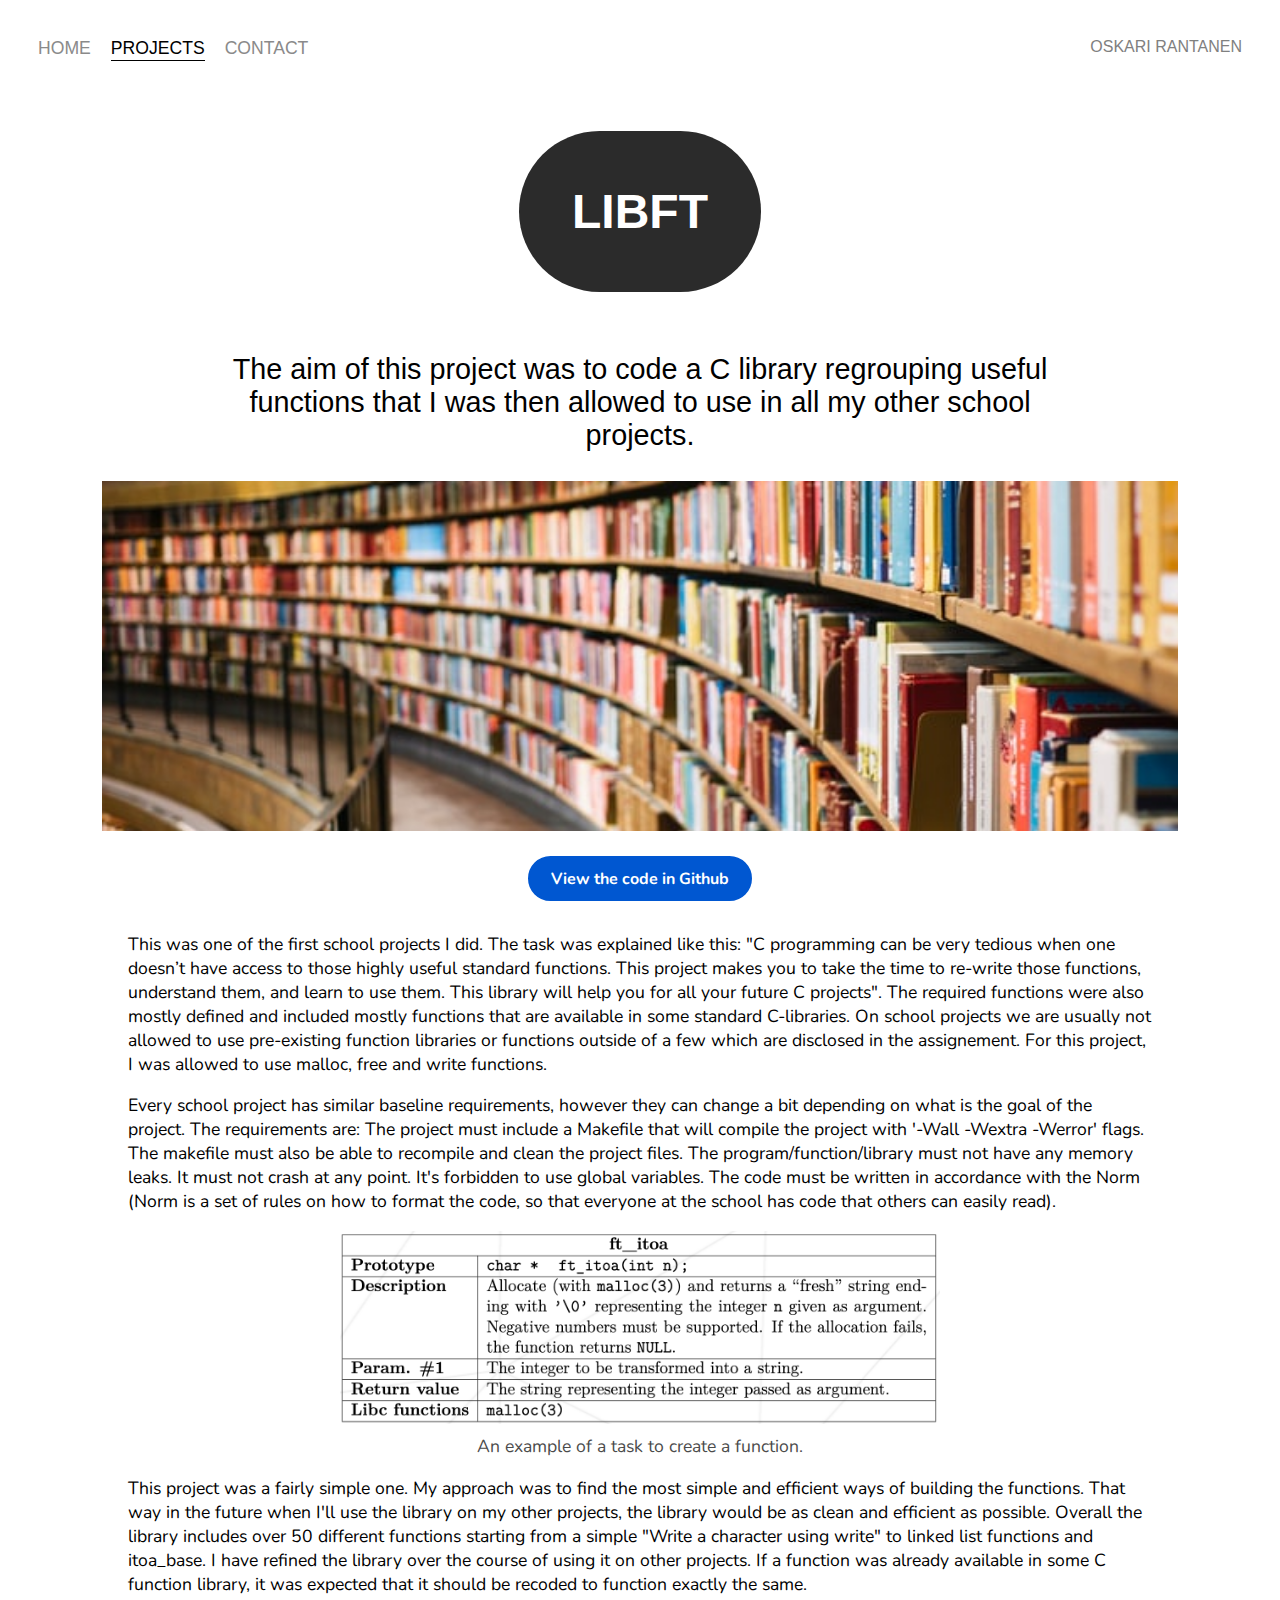
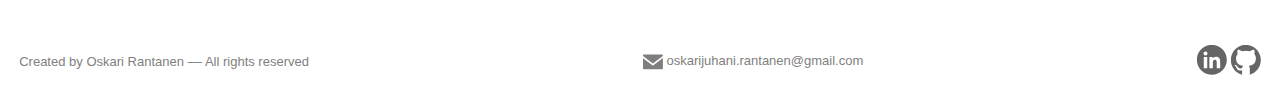
<file: projects/libft.html>
<!DOCTYPE html>
<html>
    <head>
        <meta charset="utf-8" />
        <title>Oskari Rantanen - Libft</title>
        <link href="https://fonts.googleapis.com/css2?family=Lora&display=swap" rel="stylesheet">
        <link rel="stylesheet" href="../styles.css">
    </head>
    <body>
        <div class="container">
            <div class="nav-wrapper">
				<!--	This is for later mobile optimization
				<img id="mobile-cta" class="mobile-menu" src="images/menu.svg" alt="Open Navigation"> -->
                <div class="left-side">
				<!--	This is for later mobile optimization
					<img id="mobile-exit" class="mobile-menu-exit" src="images/exit.svg" alt="Close Navigation">-->

                    <div class="nav-link-wrapper">
                        <a href="../index.html">Home</a>
                    </div>

					<div class="nav-link-wrapper active-nav-link">
                        <a href="../projects.html">Projects</a>
                    </div>

                    <div class="nav-link-wrapper">
                        <a href="../contact.html">Contact</a>
                    </div>
                </div>

                <div class="right-side">
                    <div class="brand">
                        <div>OSKARI RANTANEN</div>
                    </div>
                </div>
            </div>
			<div class="project-wrapper">
				<div class="project-title">
					<h1>Libft</h1>
					<p>The aim of this project was to code a C library regrouping useful functions that I was then allowed to use in all my other school projects.</p>
				</div>
				<div class="project-image" style="background-image: url(../images/libft.jpg);">
				</div>
				<div class="github-link">
					<a href="https://github.com/orantane/libft" target="_blank" rel="noopener noreferrer" class="profile-link">View the code in Github</a>
				</div>
				<div class="project-content">
					<p>This was one of the first school projects I did. The task was explained like this: "C programming can 
					be very tedious when one doesn’t have access to those highly useful
					standard functions. This project makes you to take the time to re-write those functions,
					understand them, and learn to use them. This library will help you for all your future C
					projects". The required functions were also mostly defined and included mostly functions that are available in some standard
					C-libraries. On school projects we are usually not allowed to use pre-existing function libraries or functions outside of a 
					few which are disclosed in the assignement. For this project, I was allowed to use malloc, free and write functions.</p>
					<p>Every school project has similar baseline requirements, however they can change a bit depending on what is the goal of the project.
					The requirements are: The project must include a Makefile that will compile the project with '-Wall -Wextra -Werror' flags. The makefile must also be able to recompile and
					clean the project files. The program/function/library must not have any memory leaks. It must not crash at any point. It's forbidden to use global
					variables. The code must be written in accordance with the Norm (Norm is a set of rules on how to format the code, so that everyone at the
					school has code that others can easily read).
					</p>
					<div class="center-image"><img src="../images/ft_itoa.png" class="paragraph-image"></div>
					<div class="subtitle">An example of a task to create a function.</div>
					<p>This project was a fairly simple one. My approach was to find the most simple and efficient ways of building the functions. That way
					in the future when I'll use the library on my other projects, the library would be as clean and efficient as possible. Overall the library
					includes over 50 different functions starting from a simple "Write a character using write" to linked list functions and itoa_base. I have
					refined the library over the course of using it on other projects. If a function was already available in some C function library, it was expected
					that it should be recoded to function exactly the same.
					</p>
				</div>
			</div>
			<div class="bottom-wrapper">
				<div class="bottom-left">
					Created by Oskari Rantanen –– All rights reserved
				</div>
				<div class="bottom-center">
					<img style=vertical-align:middle src="../images/email.svg" width="20" height="20"> oskarijuhani.rantanen@gmail.com
				</div>
				<div class="bottom-right">
					<a href="https://www.linkedin.com/in/oskari-rantanen2/"><img src=../images/linkedin-logo.svg width="30" height="30"></a>
					<a href="https://github.com/orantane"><img src="../images/github-logo.svg" width="30" height="30"></a> 
				</div>
			</div>
		</div>
		<!-- JavaScript for the mobile optimization
		<script>
			const mobileBtn = document.getElementById('mobile-cta')
				nav = document.querySelector('nav')
				mobileBtnExit = document.getElementById('mobile-exit');
			
			mobileBtn.addEventListener('click', () =>{
				nav.classList.add('menu-btn');
			})
			mobileBtnExit.addEventListener('click', () =>{
				nav.classList.remove('menu-btn');
			})
		</script> -->
    </body>
</html>
</file>
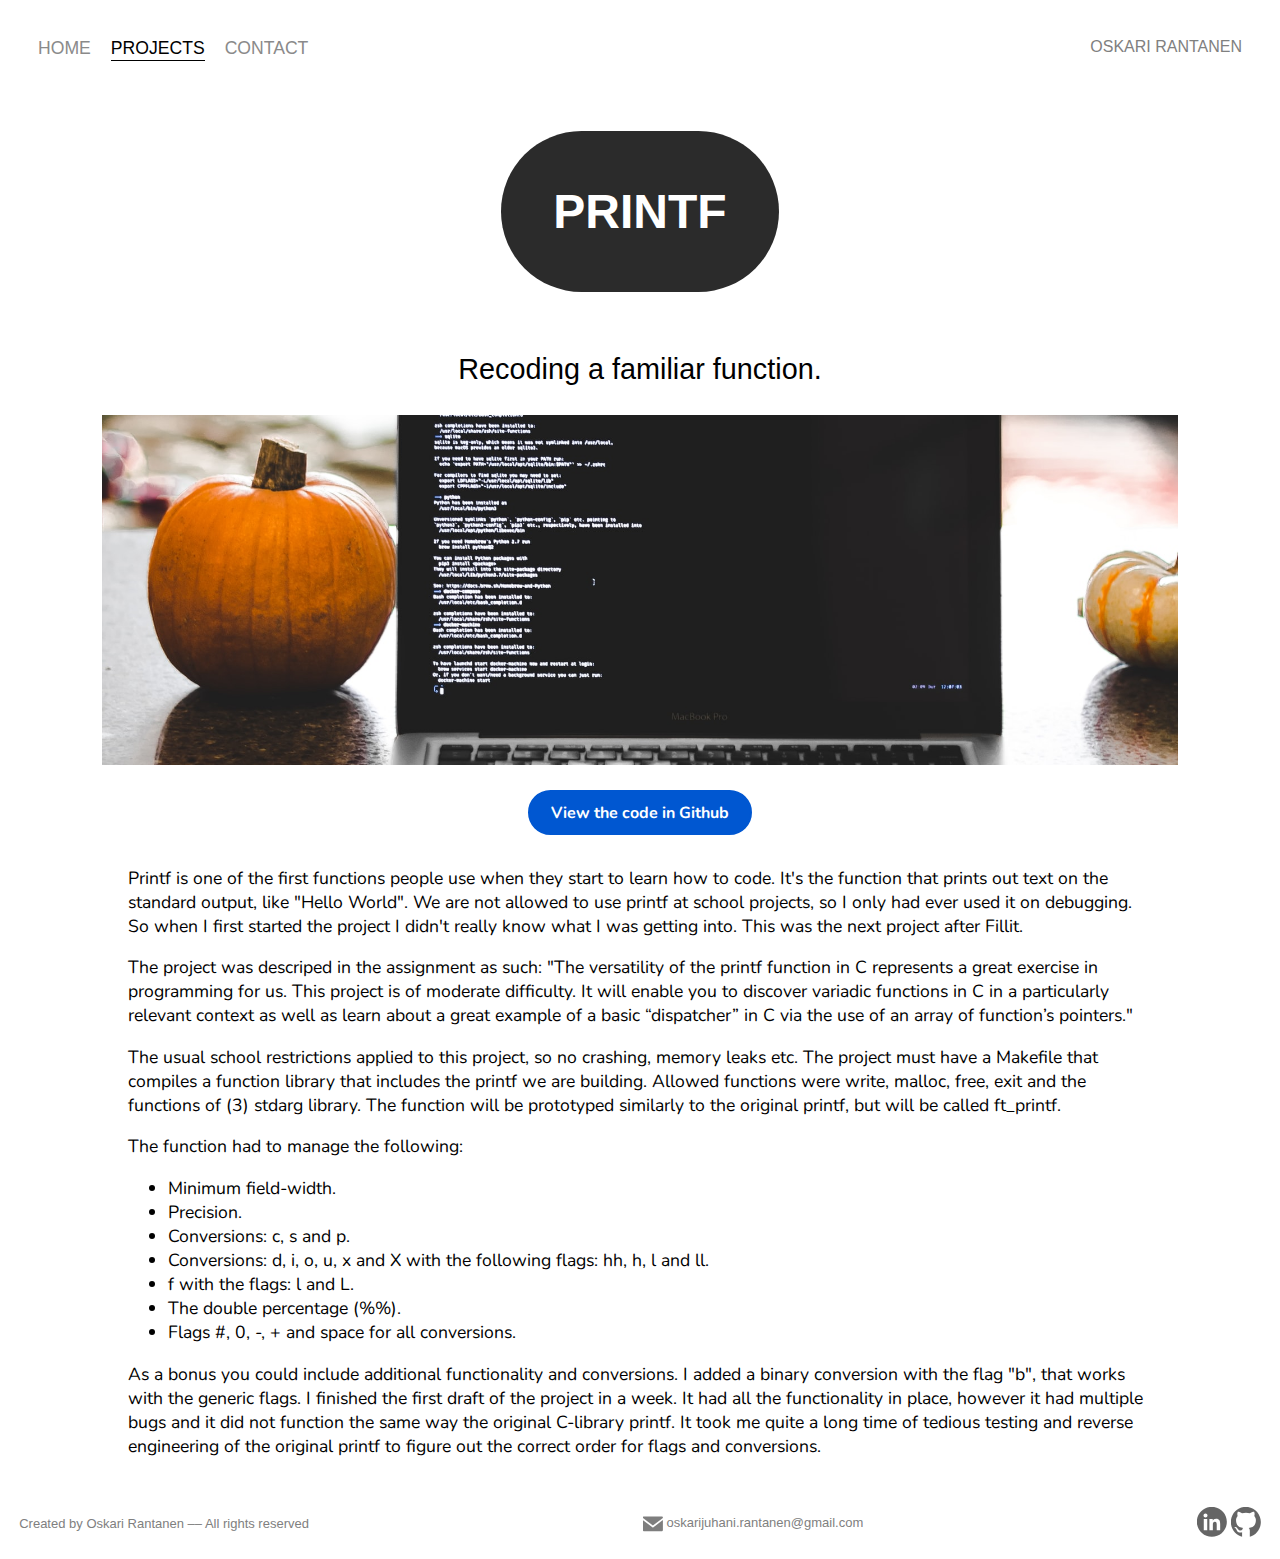
<file: projects/printf.html>
<!DOCTYPE html>
<html>
    <head>
        <meta charset="utf-8" />
        <title>Oskari Rantanen - Printf</title>
        <link href="https://fonts.googleapis.com/css2?family=Lora&display=swap" rel="stylesheet">
        <link rel="stylesheet" href="../styles.css">
    </head>
    <body>
        <div class="container">
            <div class="nav-wrapper">
				<!--	This is for later mobile optimization
				<img id="mobile-cta" class="mobile-menu" src="images/menu.svg" alt="Open Navigation"> -->
                <div class="left-side">
				<!--	This is for later mobile optimization
					<img id="mobile-exit" class="mobile-menu-exit" src="images/exit.svg" alt="Close Navigation">-->

                    <div class="nav-link-wrapper">
                        <a href="../index.html">Home</a>
                    </div>

					<div class="nav-link-wrapper active-nav-link">
                        <a href="../projects.html">Projects</a>
                    </div>

                    <div class="nav-link-wrapper">
                        <a href="../contact.html">Contact</a>
                    </div>
                </div>

                <div class="right-side">
                    <div class="brand">
                        <div>OSKARI RANTANEN</div>
                    </div>
                </div>
            </div>
			<div class="project-wrapper">
				<div class="project-title">
					<h1>printf</h1>
					<p>Recoding a familiar function.</p>
				</div>
				<div class="project-image" style="background-image: url(../images/printf.jpg);">
				</div>
				<div class="github-link">
					<a href="https://github.com/orantane/ft_printf" target="_blank" rel="noopener noreferrer" class="profile-link">View the code in Github</a>
				</div>
				<div class="project-content">
					<p>Printf is one of the first functions people use when they start to learn how to code. It's the function that prints out text on the standard output, like "Hello World". We are not allowed to use
						printf at school projects, so I only had ever used it on debugging. So when I first started the project I didn't really know what I was getting into. This was the next project after Fillit.
					</p>
					<p>The project was descriped in the assignment as such: "The versatility of the printf function in C represents a great exercise in programming for
						us. This project is of moderate difficulty. It will enable you to discover variadic functions
						in C in a particularly relevant context as well as learn about a great example of a basic
						“dispatcher” in C via the use of an array of function’s pointers."
					</p>
					<p>The usual school restrictions applied to this project, so no crashing, memory leaks etc. The project must have a Makefile that compiles a function library that includes the printf we are building. 
						Allowed functions were write, malloc, free, exit and the functions of (3) stdarg library. The function will be prototyped similarly to the original printf, but will be called ft_printf.
					</p>
					<p>The function had to manage the following:</p>
					<ul>
						<li>Minimum field-width.</li>
						<li>Precision.</li>
						<li>Conversions: c, s and p.</li>
						<li>Conversions: d, i, o, u, x and X with the following flags: hh, h, l and ll.</li>
						<li>f with the flags: l and L.</li>
						<li>The double percentage (%%).</li>
						<li>Flags #, 0, -, + and space for all conversions.</li>
					</ul>
					<p>As a bonus you could include additional functionality and conversions. I added a binary conversion with the flag "b", that works with the generic flags. I finished the first draft of the project in a week. It had all the functionality in place,
						however it had multiple bugs and it did not function the same way the original C-library printf. It took me quite a long time of tedious testing and reverse engineering of the original printf to figure out the correct order for flags and conversions.
					</p>
				</div>
			</div>
			<div class="bottom-wrapper">
				<div class="bottom-left">
					Created by Oskari Rantanen –– All rights reserved
				</div>
				<div class="bottom-center">
					<img style=vertical-align:middle src="../images/email.svg" width="20" height="20"> oskarijuhani.rantanen@gmail.com
				</div>
				<div class="bottom-right">
					<a href="https://www.linkedin.com/in/oskari-rantanen2/"><img src=../images/linkedin-logo.svg width="30" height="30"></a>
					<a href="https://github.com/orantane"><img src="../images/github-logo.svg" width="30" height="30"></a> 
				</div>
			</div>
		</div>
		<!-- JavaScript for the mobile optimization
		<script>
			const mobileBtn = document.getElementById('mobile-cta')
				nav = document.querySelector('nav')
				mobileBtnExit = document.getElementById('mobile-exit');
			
			mobileBtn.addEventListener('click', () =>{
				nav.classList.add('menu-btn');
			})
			mobileBtnExit.addEventListener('click', () =>{
				nav.classList.remove('menu-btn');
			})
		</script> -->
    </body>
</html>
</file>
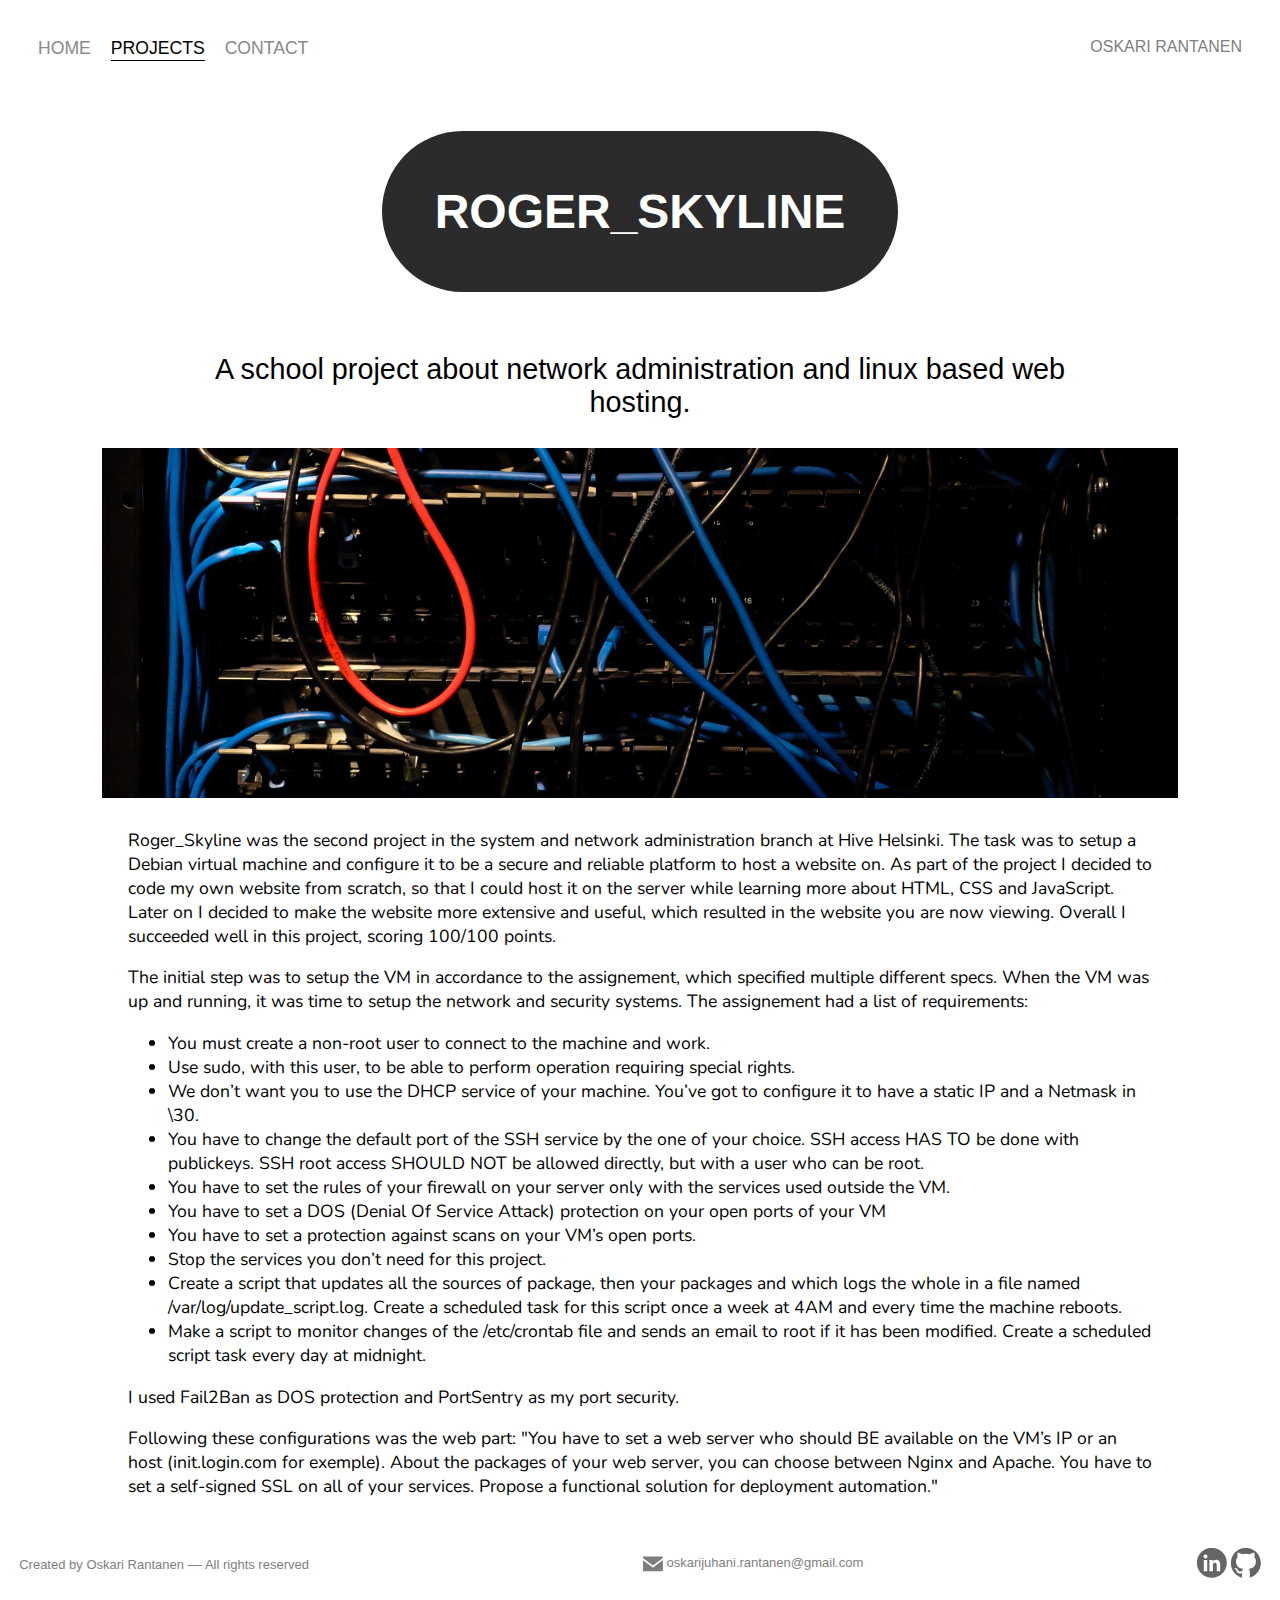
<file: projects/roger_skyline.html>
<!DOCTYPE html>
<html>
    <head>
        <meta charset="utf-8" />
        <title>Oskari Rantanen - Roger_Skyline</title>
        <link href="https://fonts.googleapis.com/css2?family=Lora&display=swap" rel="stylesheet">
        <link rel="stylesheet" href="../styles.css">
    </head>
    <body>
        <div class="container">
            <div class="nav-wrapper">
				<!--	This is for later mobile optimization
				<img id="mobile-cta" class="mobile-menu" src="images/menu.svg" alt="Open Navigation"> -->
                <div class="left-side">
				<!--	This is for later mobile optimization
					<img id="mobile-exit" class="mobile-menu-exit" src="images/exit.svg" alt="Close Navigation">-->

                    <div class="nav-link-wrapper">
                        <a href="../index.html">Home</a>
                    </div>

					<div class="nav-link-wrapper active-nav-link">
                        <a href="../projects.html">Projects</a>
                    </div>

                    <div class="nav-link-wrapper">
                        <a href="../contact.html">Contact</a>
                    </div>
                </div>

                <div class="right-side">
                    <div class="brand">
                        <div>OSKARI RANTANEN</div>
                    </div>
                </div>
            </div>
			<div class="project-wrapper">
				<div class="project-title">
					<h1>roger_skyline</h1>
					<p>A school project about network administration and linux based web hosting.</p>
				</div>
				<div class="project-image" style="background-image: url(../images/roger_skyline.jpg);">
				</div>
				<div class="project-content">
					<p>Roger_Skyline was the second project in the system and network administration branch at Hive Helsinki. The task was to setup a Debian virtual machine and configure it to be a secure and reliable platform to host a website on.
						As part of the project I decided to code my own website from scratch, so that I could host it on the server while learning more about HTML, CSS and JavaScript. Later on I decided to make the website more extensive 
						and useful, which resulted in the website you are now viewing. Overall I succeeded well in this project, scoring 100/100 points.
					</p>
					<p>The initial step was to setup the VM in accordance to the assignement, which specified multiple different specs. When the VM was up and running, it was time to setup the network and security systems. The assignement 
						had a list of requirements:
					</p>
					<ul>
						<li>You must create a non-root user to connect to the machine and work.</li>
						<li>Use sudo, with this user, to be able to perform operation requiring special rights.</li>
						<li>We don’t want you to use the DHCP service of your machine. You’ve got to configure it to have a static IP and a Netmask in \30.</li>
						<li>You have to change the default port of the SSH service by the one of your choice. SSH access HAS TO be done with publickeys. SSH root access SHOULD NOT be allowed directly, but with a user who can be root.</li>
						<li>You have to set the rules of your firewall on your server only with the services used outside the VM.</li>
						<li>You have to set a DOS (Denial Of Service Attack) protection on your open ports of your VM</li>
						<li>You have to set a protection against scans on your VM’s open ports.</li>
						<li>Stop the services you don’t need for this project.</li>
						<li>Create a script that updates all the sources of package, then your packages and which logs the whole in a file named /var/log/update_script.log. Create a scheduled task for this script once a week at 4AM and 
							every time the machine reboots.</li>
						<li>Make a script to monitor changes of the /etc/crontab file and sends an email to root if it has been modified. Create a scheduled script task every day at midnight.</li>
					</ul>
					<p>I used Fail2Ban as DOS protection and PortSentry as my port security.</p>
					<p>Following these configurations was the web part: "You have to set a web server who should BE available on the VM’s IP or an host (init.login.com for exemple). About the packages of your web server, you can choose 
						between Nginx and Apache. You have to set a self-signed SSL on all of your services. Propose a functional solution for deployment automation."
					</p>
				</div>
			</div>
			<div class="bottom-wrapper">
				<div class="bottom-left">
					Created by Oskari Rantanen –– All rights reserved
				</div>
				<div class="bottom-center">
					<img style=vertical-align:middle src="../images/email.svg" width="20" height="20"> oskarijuhani.rantanen@gmail.com
				</div>
				<div class="bottom-right">
					<a href="https://www.linkedin.com/in/oskari-rantanen2/"><img src=../images/linkedin-logo.svg width="30" height="30"></a>
					<a href="https://github.com/orantane"><img src="../images/github-logo.svg" width="30" height="30"></a> 
				</div>
			</div>
		</div>
		<!-- JavaScript for the mobile optimization
		<script>
			const mobileBtn = document.getElementById('mobile-cta')
				nav = document.querySelector('nav')
				mobileBtnExit = document.getElementById('mobile-exit');
			
			mobileBtn.addEventListener('click', () =>{
				nav.classList.add('menu-btn');
			})
			mobileBtnExit.addEventListener('click', () =>{
				nav.classList.remove('menu-btn');
			})
		</script> -->
    </body>
</html>
</file>
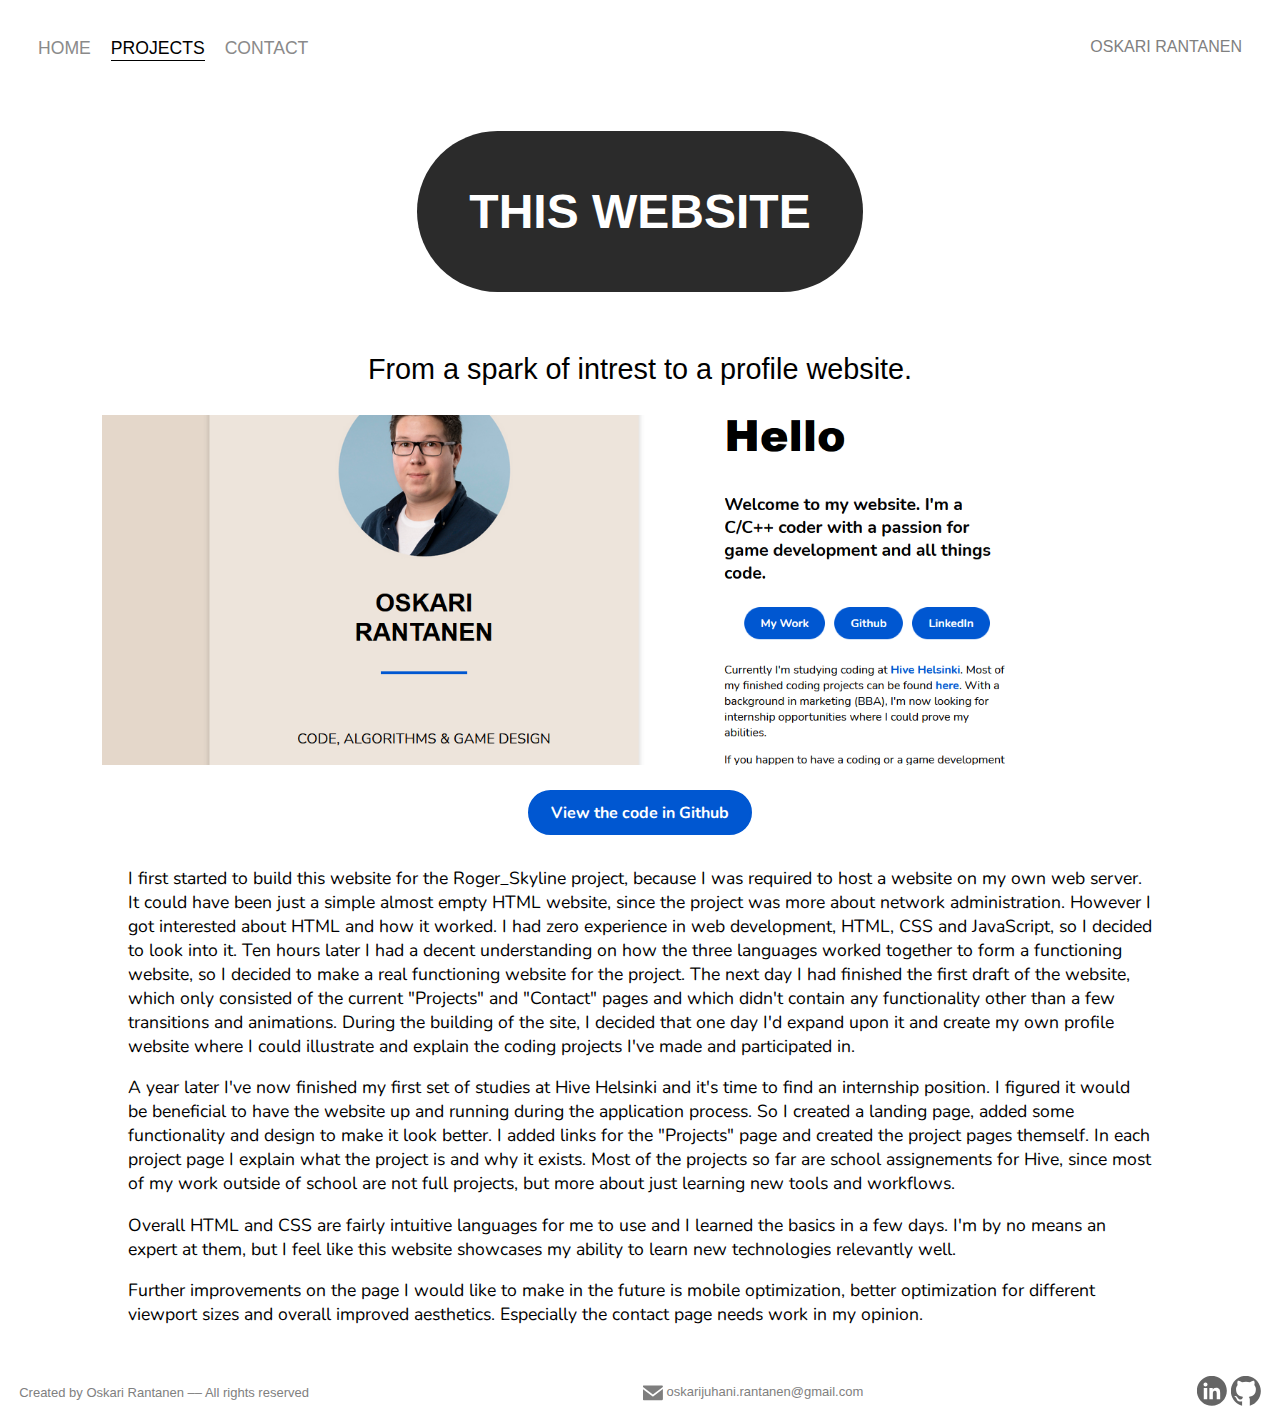
<file: projects/this_website.html>
<!DOCTYPE html>
<html>
    <head>
        <meta charset="utf-8" />
        <title>Oskari Rantanen - This Website</title>
        <link href="https://fonts.googleapis.com/css2?family=Lora&display=swap" rel="stylesheet">
        <link rel="stylesheet" href="../styles.css">
    </head>
    <body>
        <div class="container">
            <div class="nav-wrapper">
				<!--	This is for later mobile optimization
				<img id="mobile-cta" class="mobile-menu" src="images/menu.svg" alt="Open Navigation"> -->
                <div class="left-side">
				<!--	This is for later mobile optimization
					<img id="mobile-exit" class="mobile-menu-exit" src="images/exit.svg" alt="Close Navigation">-->

                    <div class="nav-link-wrapper">
                        <a href="../index.html">Home</a>
                    </div>

					<div class="nav-link-wrapper active-nav-link">
                        <a href="../projects.html">Projects</a>
                    </div>

                    <div class="nav-link-wrapper">
                        <a href="../contact.html">Contact</a>
                    </div>
                </div>

                <div class="right-side">
                    <div class="brand">
                        <div>OSKARI RANTANEN</div>
                    </div>
                </div>
            </div>
			<div class="project-wrapper">
				<div class="project-title">
					<h1>this website</h1>
					<p>From a spark of intrest to a profile website.</p>
				</div>
				<div class="project-image" style="background-image: url(../images/website.png);">
				</div>
				<div class="github-link">
					<a href="https://github.com/orantane/profile_website" target="_blank" rel="noopener noreferrer" class="profile-link">View the code in Github</a>
				</div>
				<div class="project-content">
					<p>I first started to build this website for the Roger_Skyline project, because I was required to host a website on my own web server. It could have been just a simple almost empty HTML website, since the project was more about
						network administration. However I got interested about HTML and how it worked. I had zero experience in web development, HTML, CSS and JavaScript, so I decided to look into it. Ten hours later I had a decent understanding on
						how the three languages worked together to form a functioning website, so I decided to make a real functioning website for the project. The next day I had finished the first draft of the website, which only consisted
						of the current "Projects" and "Contact" pages and which didn't contain any functionality other than a few transitions and animations. During the building of the site, I decided that one day I'd expand upon it and create my own
						profile website where I could illustrate and explain the coding projects I've made and participated in.
					</p>
					<p>A year later I've now finished my first set of studies at Hive Helsinki and it's time to find an internship position. I figured it would be beneficial to have the website up and running during the application process.
						So I created a landing page, added some functionality and design to make it look better. I added links for the "Projects" page and created the project pages themself. In each project page I explain what the project is and why it exists.
						Most of the projects so far are school assignements for Hive, since most of my work outside of school are not full projects, but more about just learning new tools and workflows.</p>
					<p>Overall HTML and CSS are fairly intuitive languages for me to use and I learned the basics in a few days. I'm by no means an expert at them,
						but I feel like this website showcases my ability to learn new technologies relevantly well.
					</p>
					<p>Further improvements on the page I would like to make in the future is mobile optimization, better optimization for different viewport sizes and overall improved aesthetics. Especially the contact page needs work in my opinion.</p>
				</div>
			</div>
			<div class="bottom-wrapper">
				<div class="bottom-left">
					Created by Oskari Rantanen –– All rights reserved
				</div>
				<div class="bottom-center">
					<img style=vertical-align:middle src="../images/email.svg" width="20" height="20"> oskarijuhani.rantanen@gmail.com
				</div>
				<div class="bottom-right">
					<a href="https://www.linkedin.com/in/oskari-rantanen2/"><img src=../images/linkedin-logo.svg width="30" height="30"></a>
					<a href="https://github.com/orantane"><img src="../images/github-logo.svg" width="30" height="30"></a> 
				</div>
			</div>
		</div>
		<!-- JavaScript for the mobile optimization
		<script>
			const mobileBtn = document.getElementById('mobile-cta')
				nav = document.querySelector('nav')
				mobileBtnExit = document.getElementById('mobile-exit');
			
			mobileBtn.addEventListener('click', () =>{
				nav.classList.add('menu-btn');
			})
			mobileBtnExit.addEventListener('click', () =>{
				nav.classList.remove('menu-btn');
			})
		</script> -->
    </body>
</html>
</file>
<file: styles.css>
/* Master styles */
@import url('https://fonts.googleapis.com/css2?family=Nunito:wght@400;700;800&display=swap');

:root {
	--link-color: rgb(0, 87, 209);
}

body {
    font-family: "Lato", sans-serif;
    margin: 0px;
}

.container {
    display: grid;
    grid-template-columns: 1fr;
}

/* Nav styles */

.nav-wrapper {
    display: flex;
	background: white;
    justify-content: space-between;
    padding: 38px;
}

.left-side {
    display: flex;
}

.right-side {
    font-family: sans-serif;
    color: gray;
}

.nav-wrapper > .left-side > div {
    margin-right: 20px;
    font-size: 1.1em;
    text-transform: uppercase;
}

.nav-link-wrapper {
	display: flex;
    height: 22px;
    border-bottom: 1px solid transparent;
    transition: border-bottom 0.5s;
}
.nav-link-wrapper a {
    color: #8a8a8a;
    text-decoration: none;
    transition: color 0.5s;
}

.nav-link-wrapper:hover {
    border-bottom: 1px solid black;
}

.nav-link-wrapper a:hover {
    color: black;
}

.active-nav-link {
    border-bottom: 1px solid black;
}

.active-nav-link a{
    color: black !important;
}

/* Portfolio/Project styles */

.portfolio-items-wrapper {
    display: grid;
    grid-template-columns: 1fr 1fr 1fr;
}

.portfolio-item-wrapper {
    position: relative;
}

.portfolio-img-background {
    height: 350px;
    width: 100%;
    opacity: 80%;
    background-size: cover;
    background-position: center;
    background-repeat: no-repeat;
}

.img-text-wrapper {
    position: absolute;
    top: 0;
    display: flex;
    flex-direction: column;
    justify-content: center;
    align-items: center;
    height: 100%;
	max-height: fit-content;
    text-align: center;
    padding-left: 10%;
    padding-right: 10%;
}

.logo-wrapper {
	color: white;
	background: rgb(43, 43, 43);
	border-radius: 5em;
	padding: 1.5em;
	font-family: Nunito;
	font-size: 0.9em;
	position: relative;
	text-transform: uppercase;
}

.logo-wrapper img{
    width: 50%;
    margin-bottom: 20px;
}

.img-text-wrapper .subtitle {
	font-family: Nunito;
    transition: .5s;
    font-weight: 600;
    color: transparent;
}

.img-text-wrapper:hover .subtitle {
    font-weight: 600;
    color: rgb(148, 148, 148);
}

.img-darken {
    transition: 0.5s;
    opacity: 95%;
    filter: brightness(5%);
}

/* Index styles */

.intro-wrapper {
	display: flex;
	text-align: center;
	flex: 1 1 auto;
}

.project-intro {
	text-align: center;
	padding-bottom: 1%;
	font-family: 'Nunito', sans-serif;
	font-weight: bolder;
	font-size: 2em;
}

.index-background {
	display: flex;
	flex-flow: column;
	flex: 1 1 auto;
}
.two-colum-wrapper {
    display: grid;
	background-image: url("images/background.png");
	background-color: rgb(237, 228, 219);
	background-size: cover;
	background-repeat: no-repeat;
    grid-template-columns: 1fr 1fr;
	padding: 5%;
}

.profile-image-wrapper {
	background-color: rgb(237, 228, 219);
	min-width: 300px;
	width: auto !important;
	max-width: 600px;
	max-height: 900px;
	margin-left: 12%;
	box-shadow: 0 4px 8px 0 rgba(0, 0, 0, 0.2);
}

.profile-image-wrapper img {
	padding-top: 30px;
	padding-left: 30px;
	padding-right: 30px;
    width: 250px;
	height: 250px;
	position: relative;	
}

.profile-content-wrapper {
	font-family: "Nunito", sans-serif;	
	position: relative;
    padding: 20px;
	min-width: 400px;
	width: auto !important;
	max-width: 500px;
	margin-right: 40%;
	margin-left: 4%;
	margin-inline-start: 100px;
    text-align: left;
    background-color: rgb(255, 255, 255);
}

.profile-image-wrapper p{
	font-size: 35px;
	font-weight: 600;
}

hr { 
	display: block; 
	overflow: hidden;
	border-style: inset;
	border-width: 0px;
	width: 20%;
	height: 4px;
	background-color: var(--link-color);
}

.profile-image-wrapper h2{
	font-family: "Nunito", sans-serif;
	padding: 10%;
	padding-bottom: 10%;
	font-size: 20px;
	font-weight: 200;
}

.profile-content-wrapper h1 {
	font-family: "Lato", sans-serif;
	font-size: 60px;
	font-weight: 800;
}

.profile-content-wrapper p a{
	font-weight: bold;
	text-decoration: none;
	color: var(--link-color);
}

.profile-link-container {
	display: flex;
	justify-content: space-between;
	padding: 3%;
	margin-bottom: 5%;
	padding-right: 7%;
	padding-left: 7%;
}

.profile-link {
	font-family: "Nunito", sans-serif;
	background: var(--link-color);
	color: white;
	text-decoration: none;
	padding: .6em 1.3em;
	border-radius: 5em;
	font-weight: bold;
	display: inline-block;
	border-width: 2px;
	border-style: solid;
	border-color: var(--link-color);
}

.profile-link a{
	font-family: "Nunito", sans-serif;
}

.profile-link-container a:hover {
	transition: 300ms;
    background: rgb(255, 255, 255);
	text-decoration: underline;
	color: rgb(0, 64, 155);
	border-width: 2px;
	border-style: groove;
	border-color: rgb(0, 64, 155);
}

.push-down {
	display: flex;
	flex-direction: column;
	flex: 0 1 auto;
}

.bottom-wrapper {
	display: flex;
	justify-content: space-between;
	margin-top: 20px;
	margin-bottom: 20px;
	margin-right: 20px;
	margin-left: 20px;
	font-family: sans-serif;
	font-size: small;
	color: gray;
	align-items: center;
}

.bottom-wrapper {
	margin: 1.5%;
}

.bottom-center img {
	opacity: 50%;
}

.bottom-right img {
	opacity: 60%;
}

/* Project pages*/

.project-title {
	font-family: "Lato", sans-serif;
	position: relative;
	text-align: center;
}

.project-title h1{
	font-weight: 800;
	font-size: 3em;
	text-transform: uppercase;
	color: rgb(255, 255, 255);
	background: rgb(43, 43, 43);
	border-radius: 3em;
	padding: 1.1em;
	text-align: center;
	display: inline-block;
}

.project-title p{
	margin-left: 15%;
	margin-right: 15%;
}

.project-title p{
	font-size: 1.8em;
}

.project-image {
    height: 350px;
    width: 84%;
    opacity: 100%;
	margin-left: 8%;
    background-size: cover;
    background-position: center;
    background-repeat: no-repeat;
}

.github-link {
	display: flex;
	justify-content: center;
	padding-top: 2%;
}

.project-content {
	font-family: "Nunito", sans-serif;
	padding: 1% 10% 1% 10%;
	text-align: left;
	font-size: 1.1em;
}

.center-image {
	display: flex;
	justify-content: center;
}

.paragraph-image {
	display: flex;
	position: relative;
	width: 50vw;
	max-inline-size: 600px;
}

.subtitle{
	color: rgb(75, 75, 75);
	text-align: center;
	margin-top: 0;
	padding-top: 1%;
	padding-left: 15%;
	padding-right: 15%;
}

/* Contact */

.contact-content-wrapper {

	padding-top: 10%;
	padding-left: 15%;
	font-family: "Nunito", sans-serif;
	font-size: 1.3em;
	font-weight: bold;
}

.contact-image {
	justify-content: center;
	min-width: 450px;
	min-height: auto;
	max-width: 50vw;
	max-height: auto;
	box-shadow: 0 4px 8px 0 rgba(0, 0, 0, 0.2);
}

.contact-linkedin {
	padding: 2%;
	padding-top: 5%;
	padding-bottom: 5%;
	color: var(--link-color);
}

.contact-linkedin a{
	text-decoration: none;
}

.contact-email {
	padding: 2%;
	padding-top: 5%;
	color: var(--link-color);
}
</file>
